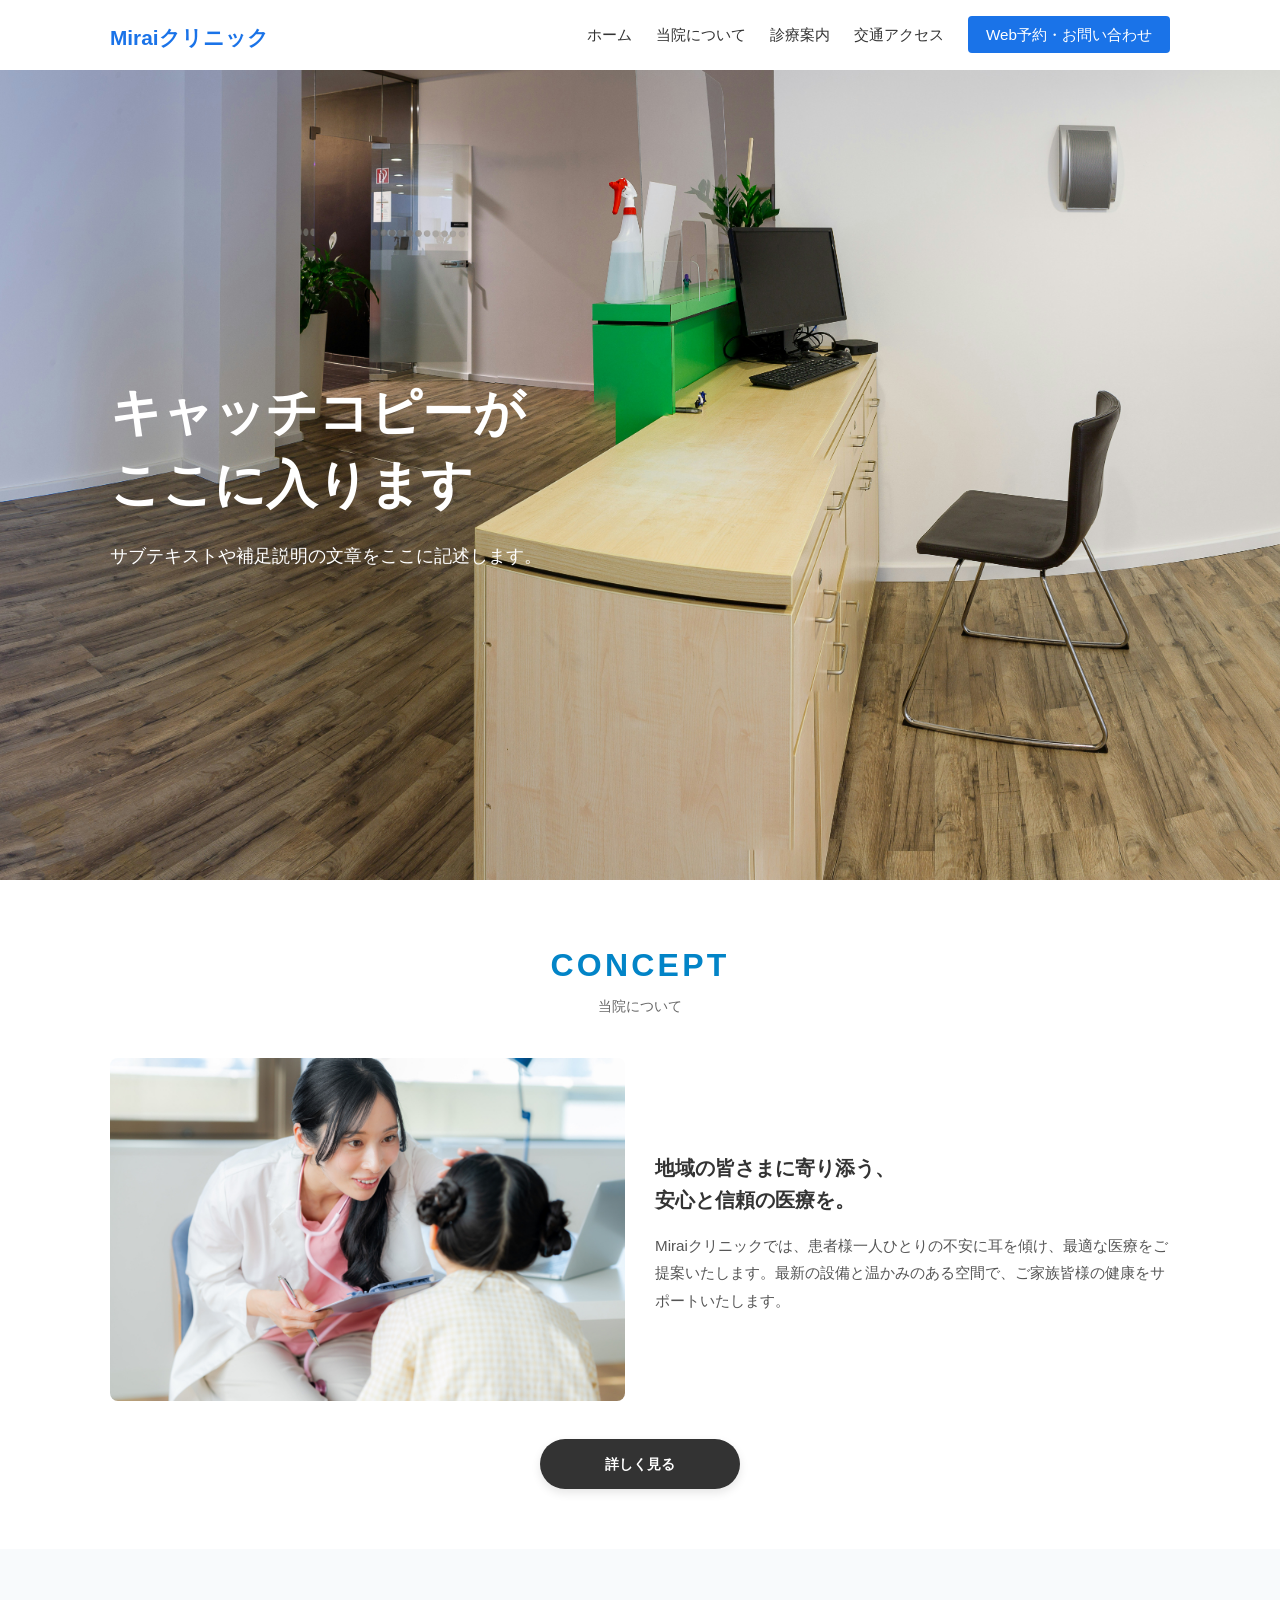
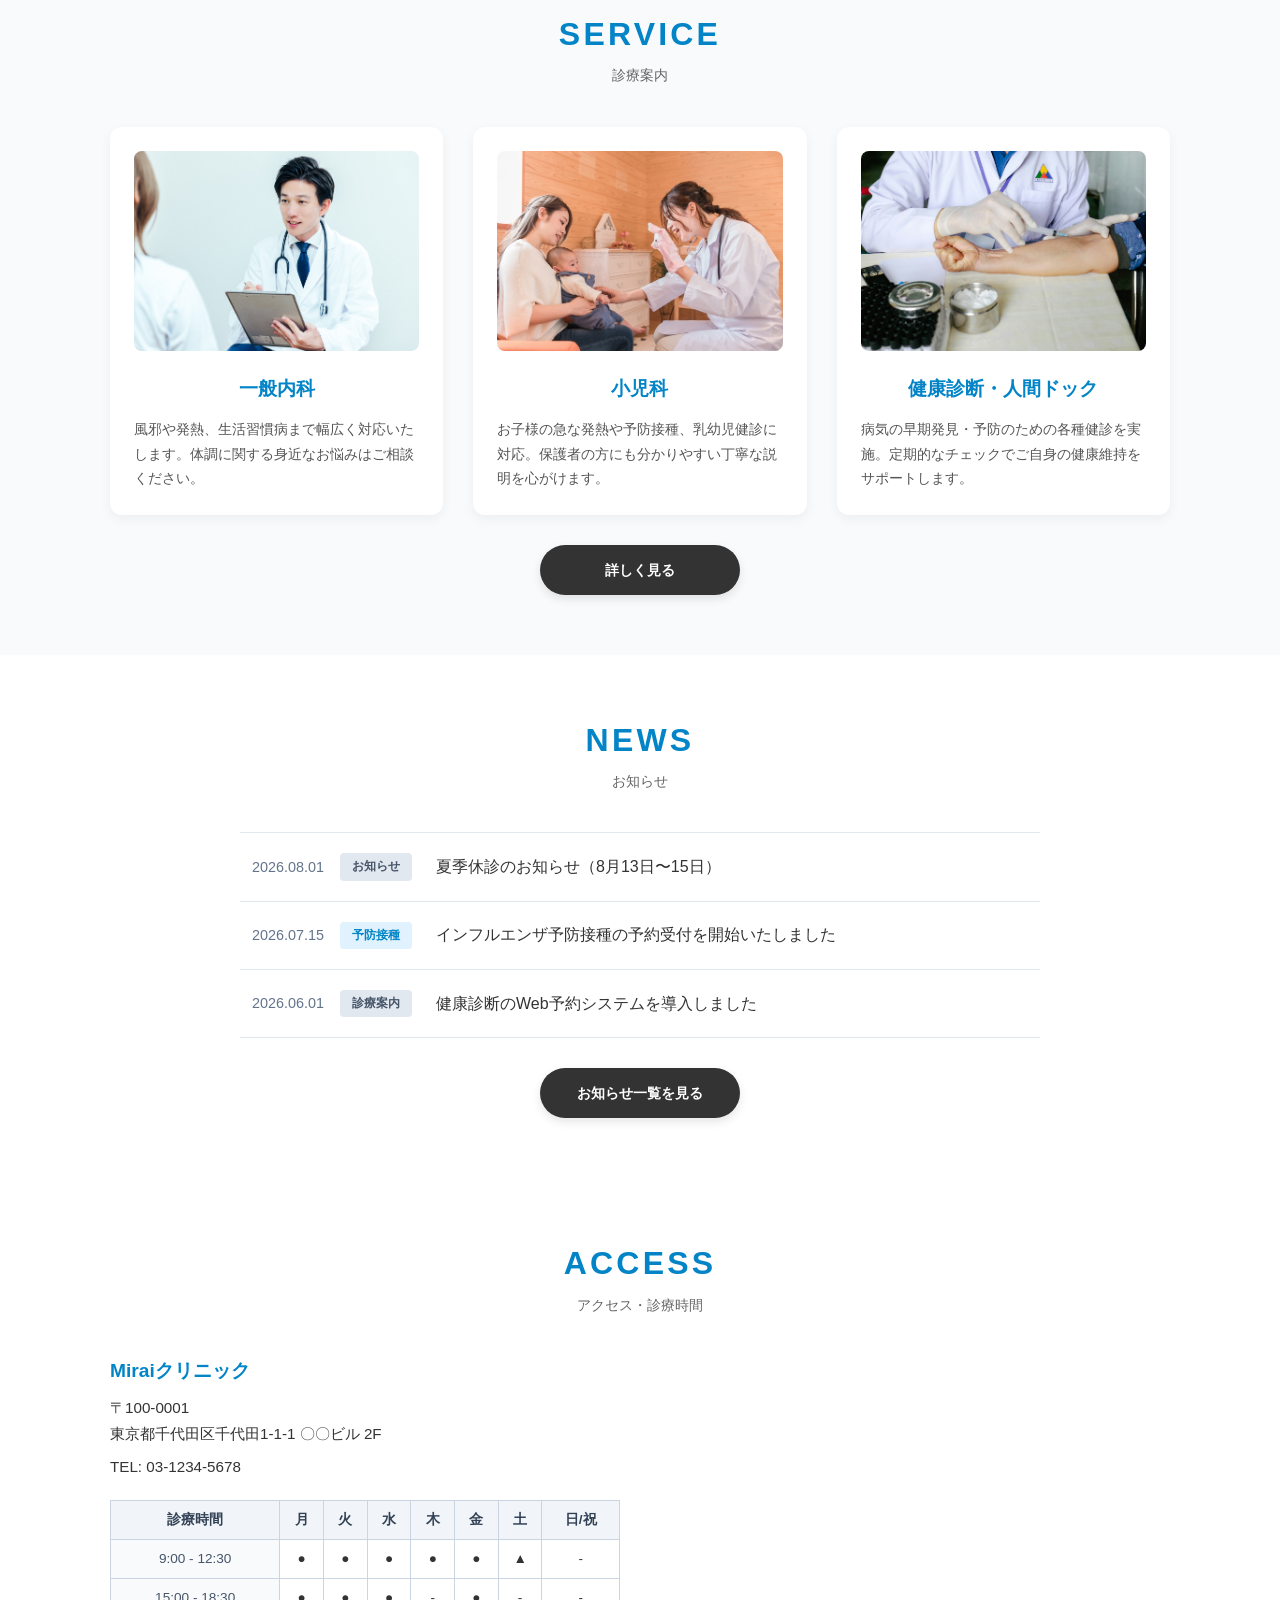
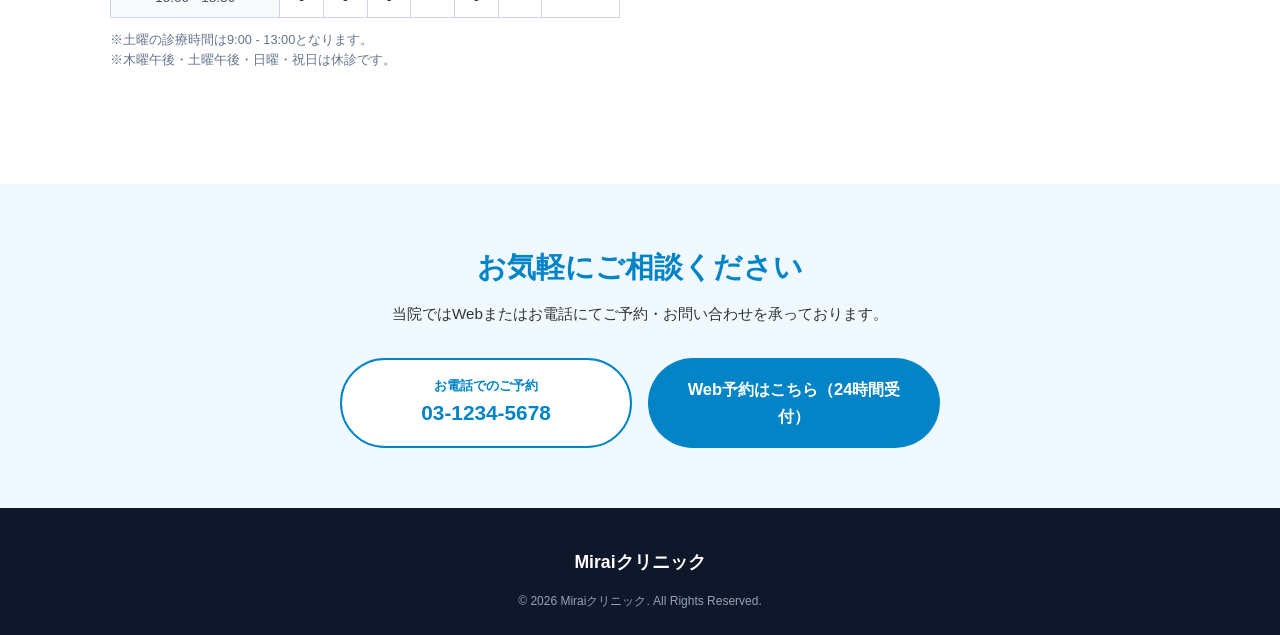
<file: index.html>
<!DOCTYPE html>
<html lang="ja">
<head>
    <meta charset="UTF-8">
    <meta name="viewport" content="width=device-width, initial-scale=1.0">
    <title>MiraiClinic</title>
    <link rel="stylesheet" href="css/style.css">
</head>
<body>
    
    <!-- =========================================
        ヘッダー
    ========================================== -->
    <header class="header">
        <div class="header__inner">
            <!-- ロゴ　-->
            <h1 class="header__logo">
                <a href="index.html">
                    Miraiクリニック
                </a>
            </h1>

            <!-- デスクトップ用ナビゲーション / スマホ用メニュー -->
            <nav class="header__nav js-nav">
                <ul class="header__list">
                    <li class="header__item">
                        <a href="index.html">
                            ホーム
                        </a>
                    </li>
                    <li class="header__item">
                        <a href="concept.html">
                            当院について
                        </a>
                    </li>
                    <li class="header__item">
                        <a href="service.html">
                            診療案内
                        </a>
                    </li>
                    <li class="header__item">
                        <a href="access.html">
                            交通アクセス
                        </a>
                    </li>
                    <li class="header__item header__item_cta">
                        <a href="contact.html">
                            Web予約・お問い合わせ
                        </a>
                    </li>
                </ul>
            </nav>

            <!-- スマホ用ハンバーガーボタン -->
            <button type="button" class="header__hamburger js-hamburger" aria-label="メニューを開く">
                <span></span>
                <span></span>
                <span></span>
            </button>
        </div>
    </header>

    <main>

        <!-- =========================================
            メインビジュアル
        ========================================== -->
        <section class="top-mv">
            <div class="top-mv__inner">
                <div class="top-mv__content">
                    <h1 class="top-mv__title">
                        キャッチコピーが<br>ここに入ります
                    </h1>
                    <p class="top-mv__text">
                        サブテキストや補足説明の文章をここに記述します。
                    </p>
                </div>
            </div>
        </section>

        <!-- =========================================
            コンセプト
        ========================================== -->
        <section class="top-concept section">
            <div class="top-concept__inner inner">
                <div class="title">
                    <h2 class="title__main">
                        CONCEPT
                    </h2>
                    <p class="title__sub"> 
                        当院について
                    </p>
                </div>

                <div class="top-concept__content">
                    <div class="top-concept__img">
                        <img src="img/concept-img.jpg" alt="診療を行う医師の様子">
                    </div>
                    <div class="top-concept__textbox">
                        <h3 class="top-concept__catch">
                            地域の皆さまに寄り添う、<br>安心と信頼の医療を。
                        </h3>
                        <p class="top-concept__text">
                            Miraiクリニックでは、患者様一人ひとりの不安に耳を傾け、最適な医療をご提案いたします。最新の設備と温かみのある空間で、ご家族皆様の健康をサポートいたします。
                        </p>
                    </div>
                </div>

                <div class="btn__wrapper">
                    <a href="concept.html" class="btn">
                        詳しく見る
                    </a>
                </div>
            </div>
        </section>

        <!-- =========================================
            診療案内
        ========================================== -->
        <section class="top-service section">
            <div class="top-service__inner inner">
                <div class="title">
                    <h2 class="title__main">
                        SERVICE
                    </h2>
                    <p class="title__sub">
                        診療案内
                    </p>
                </div>

                <ul class="top-service__list">
                    <li class="top-service__item">
                        <div class="top-service__img">
                            <img src="img/service-img01.jpg" alt="一般内科の診療イメージ">
                        </div>
                        <h3 class="top-service__title">
                            一般内科
                        </h3>
                        <p class="top-service__text">
                            風邪や発熱、生活習慣病まで幅広く対応いたします。体調に関する身近なお悩みはご相談ください。
                        </p>
                    </li>

                    <li class="top-service__item">
                        <div class="top-service__img">
                            <img src="img/service-img02.jpg" alt="小児科の診療イメージ">
                        </div>
                        <h3 class="top-service__title">
                            小児科
                        </h3>
                        <p class="top-service__text">
                            お子様の急な発熱や予防接種、乳幼児健診に対応。保護者の方にも分かりやすい丁寧な説明を心がけます。
                        </p>
                    </li>

                    <li class="top-service__item">
                        <div class="top-service__img">
                            <img src="img/service-img03.jpg" alt="健康診断のイメージ">
                        </div>
                        <h3 class="top-service__title">
                            健康診断・人間ドック
                        </h3>
                        <p class="top-service__text">
                            病気の早期発見・予防のための各種健診を実施。定期的なチェックでご自身の健康維持をサポートします。
                        </p>
                    </li>
                </ul>

                <div class="btn__wrapper">
                    <a href="service.html" class="btn">
                        詳しく見る
                    </a>
                </div>
            </div>
        </section>

        <!-- =========================================
            お知らせ
        ========================================== -->
        <section class="top-news section">
            <div class="top-news__inner inner">
                <div class="title">
                    <h2 class="title__main">
                        NEWS
                    </h2>
                    <p class="title__sub">
                        お知らせ
                    </p>
                </div>

                <ul class="top-news__list">
                    <li class="top-news__item">
                        <a href="#" class="top-news__link">
                            <div class="top-news__meta">
                                <time class="top-news__date" datetime="2026-08-01">
                                    2026.08.01
                                </time>
                                <span class="top-news__category">
                                    お知らせ
                                </span>
                            </div>
                            <p class="top-news__title">
                                夏季休診のお知らせ（8月13日〜15日）
                            </p>
                        </a>
                    </li>

                    <li class="top-news__item">
                        <a href="#" class="top-news__link">
                            <div class="top-news__meta">
                                <time class="top-news__date" datetime="2026-07-15">
                                    2026.07.15
                                </time>
                                <span class="top-news__category top-news__category_accent">
                                    予防接種
                                </span>
                            </div>
                            <p class="top-news__title">
                                インフルエンザ予防接種の予約受付を開始いたしました
                            </p>
                        </a>
                    </li>

                    <li class="top-news__item">
                        <a href="#" class="top-news__link">
                            <div class="top-news__meta">
                                <time class="top-news__date" datetime="2026-06-01">
                                    2026.06.01
                                </time>
                                <span class="top-news__category">
                                    診療案内
                                </span>
                            </div>
                            <p class="top-news__title">
                                健康診断のWeb予約システムを導入しました
                            </p>
                        </a>
                    </li>
                </ul>

                <div class="btn__wrapper">
                    <a href="news.html" class="btn">
                        お知らせ一覧を見る
                    </a>
                </div>
            </div>
        </section>

        <!-- =========================================
            アクセス・診療時間
        ========================================== -->
        <section class="top-access section">
            <div class="top-access__inner inner">
                <div class="title">
                    <h2 class="title__main">
                        ACCESS
                    </h2>
                    <p class="title__sub">
                        アクセス・診療時間
                    </p>
                </div>

                <div class="top-access__content">
                    <!-- 医院情報・診療時間表 -->
                    <div class="top-access__info">
                        <p class="top-access__name">
                            Miraiクリニック
                        </p>
                        <p class="top-access__address">
                            〒100-0001<br>東京都千代田区千代田1-1-1 〇〇ビル 2F
                        </p>
                        <p class="top-access__tel">
                            TEL: 03-1234-5678
                        </p>

                        <!-- 診療時間表 -->
                        <table class="top-access__table">
                            <thead>
                                <tr>
                                    <th>診療時間</th>
                                    <th>月</th>
                                    <th>火</th>
                                    <th>水</th>
                                    <th>木</th>
                                    <th>金</th>
                                    <th>土</th>
                                    <th>日/祝</th>
                                </tr>
                            </thead>
                            <tbody>
                                <tr>
                                    <th>9:00 - 12:30</th>
                                    <td>●</td>
                                    <td>●</td>
                                    <td>●</td>
                                    <td>●</td>
                                    <td>●</td>
                                    <td>▲</td>
                                    <td>-</td>
                                </tr>
                                <tr>
                                    <th>15:00 - 18:30</th>
                                    <td>●</td>
                                    <td>●</td>
                                    <td>●</td>
                                    <td>-</td>
                                    <td>●</td>
                                    <td>-</td>
                                    <td>-</td>
                                </tr>
                            </tbody>
                        </table>
                        <p class="top-access__note">
                            ※土曜の診療時間は9:00 - 13:00となります。<br>※木曜午後・土曜午後・日曜・祝日は休診です。
                        </p>
                    </div>

                    <!-- マップ表示エリア -->
                    <div class="top-access__map">
                        <iframe
                            src="https://www.google.com/maps/embed?pb=!1m18!1m12!1m3!1d3240.828030588691!2d139.75279937635667!3d35.68123617890666!2m3!1f0!2f0!3f0!3m2!1i1024!2i768!4f13.1!3m3!1m2!1s0x60188bfbd89f700b%3A0x277c49ba34ed38!2zM2NoX-OCsA!5e0!3m2!1sja!2sjp!4v1710000000000!5m2!1sja!2sjp"
                            width="600"
                            height="450"
                            style="border:0;"
                            allowfullscreen=""
                            loading="lazy"
                            referrerpolicy="no-referrer-when-downgrade">
                        </iframe>
                    </div>
                </div>
            </div>
        </section>

        <!-- =========================================
            お問い合わせ
        ========================================== -->
        <section class="cta section">
            <div class="cta__inner inner">
                <h2 class="cta__title">
                    お気軽にご相談ください
                </h2>
                <p class="cta__text">
                    当院ではWebまたはお電話にてご予約・お問い合わせを承っております。
                </p>
            
                <div class="cta__buttons">
                    <a href="tel:0312345678" class="cta__btn cta__btn_tel">
                        <span class="cta__btn_label">
                            お電話でのご予約
                        </span>
                        <span class="cta__btn_num">
                            03-1234-5678
                        </span>
                    </a>
                    <a href="#" class="cta__btn cta__btn_web">
                        Web予約はこちら（24時間受付）
                    </a>
                </div>
            </div>
        </section>

    </main>

    <!-- =========================================
        フッター
    ========================================== -->
    <footer class="footer">
        <div class="footer__inner inner">
            <p class="footer__logo">
                Miraiクリニック
            </p>
            <p class="footer__copyright">
                &copy; 2026 Miraiクリニック. All Rights Reserved.
            </p>
        </div>
    </footer>

    <script src="js/main.js"></script>

</body>
</html>
</file>
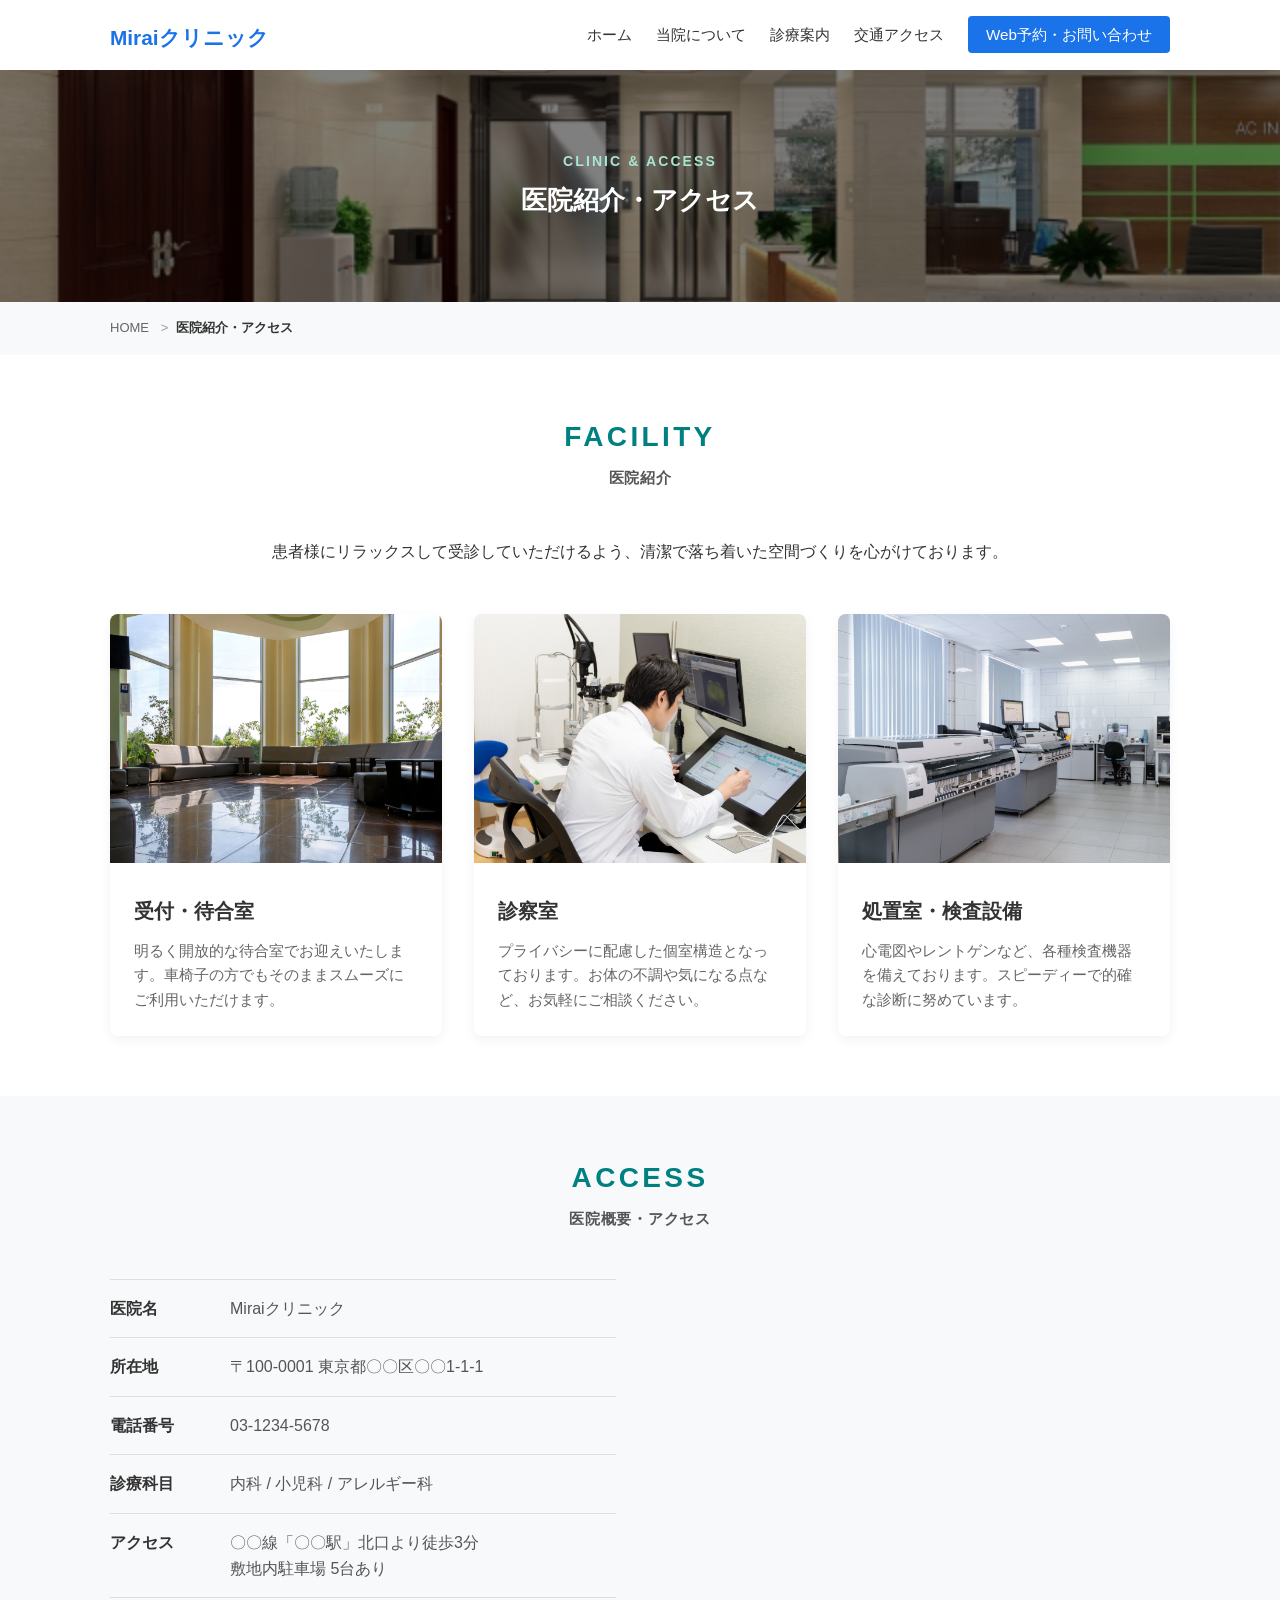
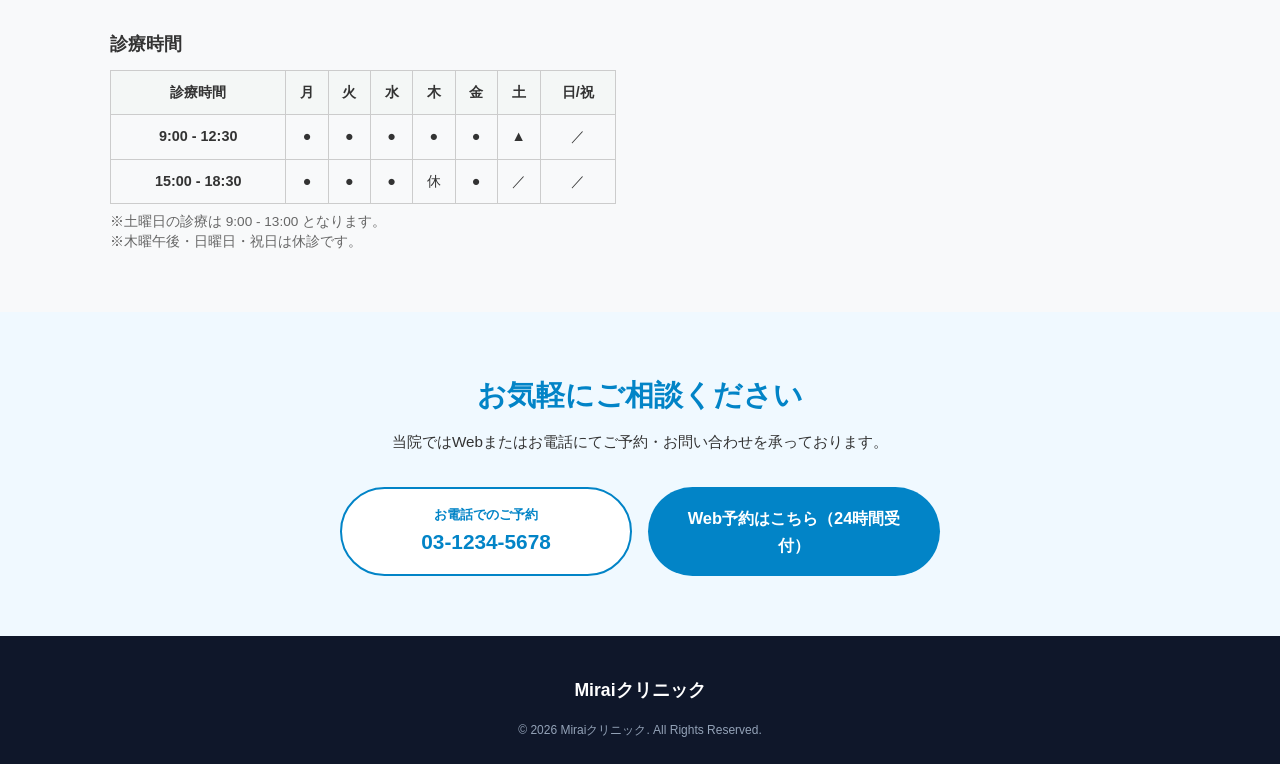
<file: access.html>
<!DOCTYPE html>
<html lang="ja">
<head>
    <meta charset="UTF-8">
    <meta name="viewport" content="width=device-width, initial-scale=1.0">
    <title>医院紹介・アクセス | Mirai Clinic</title>
    <link rel="stylesheet" href="css/style.css">
</head>
<body>
    
    <!-- =========================================
        ヘッダー
    ========================================== -->
    <header class="header">
        <div class="header__inner">
            <!-- ロゴ　-->
            <h1 class="header__logo">
                <a href="index.html">
                    Miraiクリニック
                </a>
            </h1>

            <!-- デスクトップ用ナビゲーション / スマホ用メニュー -->
            <nav class="header__nav js-nav">
                <ul class="header__list">
                    <li class="header__item">
                        <a href="index.html">
                            ホーム
                        </a>
                    </li>
                    <li class="header__item">
                        <a href="concept.html">
                            当院について
                        </a>
                    </li>
                    <li class="header__item">
                        <a href="service.html">
                            診療案内
                        </a>
                    </li>
                    <li class="header__item">
                        <a href="access.html">
                            交通アクセス
                        </a>
                    </li>
                    <li class="header__item header__item_cta">
                        <a href="contact.html">
                            Web予約・お問い合わせ
                        </a>
                    </li>
                </ul>
            </nav>

            <!-- スマホ用ハンバーガーボタン -->
            <button type="button" class="header__hamburger js-hamburger" aria-label="メニューを開く">
                <span></span>
                <span></span>
                <span></span>
            </button>
        </div>
    </header>

    <main>

        <!-- =========================================
            メインビジュアル
        ========================================== -->
        <section class="page-mv access-mv">
            <div class="inner">
                <h1 class="page-mv__title">
                    <span class="en">
                        CLINIC & ACCESS
                    </span>
                    <span class="ja">
                        医院紹介・アクセス
                    </span>
                </h1>
            </div>
        </section>

        <!-- =========================================
            パンくずリスト
        ========================================== -->
        <nav class="page-breadcrumb" aria-label="パンくずリスト">
            <div class="inner">
                <ol class="page-breadcrumb__list">
                    <li class="page-breadcrumb__item">
                        <a href="index.html">
                            HOME
                        </a>
                    </li>
                    <li class="page-breadcrumb__item" aria-current="page">
                        医院紹介・アクセス
                    </li>
                </ol>
            </div>
        </nav>

        <!-- =========================================
            院内紹介
        ========================================== -->
        <section class="access-facility section">
            <div class="inner">
                <div class="page-head">
                    <h2 class="page-title">
                        <span class="page-title__en">
                            FACILITY
                        </span>
                        <span class="page-title__ja">
                            医院紹介
                        </span>
                    </h2>
                </div>
                <p class="access-facility__text">
                    患者様にリラックスして受診していただけるよう、清潔で落ち着いた空間づくりを心がけております。
                </p>

                <div class="access-facility__list">
                    <!-- カード1：受付・待合室 -->
                    <div class="access-facility__item">
                        <div class="access-facility__img">
                            <img src="img/facility-01.jpg" alt="受付・待合室">
                        </div>
                        <div class="access-facility__body">
                            <h3 class="access-facility__title">
                                受付・待合室
                            </h3>
                            <p class="access-facility__desc">
                                明るく開放的な待合室でお迎えいたします。車椅子の方でもそのままスムーズにご利用いただけます。
                            </p>
                        </div>
                    </div>

                    <!-- カード2：診察室 -->
                    <div class="access-facility__item">
                        <div class="access-facility__img">
                            <img src="img/facility-02.jpg" alt="診察室">
                        </div>
                        <div class="access-facility__body">
                            <h3 class="access-facility__title">
                                診察室
                            </h3>
                            <p class="access-facility__desc">
                                プライバシーに配慮した個室構造となっております。お体の不調や気になる点など、お気軽にご相談ください。
                            </p>
                        </div>
                    </div>

                    <!-- カード3：処置室・検査設備 -->
                    <div class="access-facility__item">
                        <div class="access-facility__img">
                            <img src="img/facility-03.jpg" alt="処置室・検査設備">
                        </div>
                        <div class="access-facility__body">
                            <h3 class="access-facility__title">
                                処置室・検査設備
                            </h3>
                            <p class="access-facility__desc">
                                心電図やレントゲンなど、各種検査機器を備えております。スピーディーで的確な診断に努めています。
                            </p>
                        </div>
                    </div>
                </div>
            </div>
        </section>


        <!-- =========================================
            医院概要・アクセスセクション
        ========================================== -->
        <section class="access-info section">
            <div class="inner">
                <div class="page-head">
                    <h2 class="page-title">
                        <span class="page-title__en">
                            ACCESS
                        </span>
                        <span class="page-title__ja">
                            医院概要・アクセス
                        </span>
                    </h2>
                </div>

                <div class="access-info__content">
                    <!-- 概要情報（店舗情報・診療時間表） -->
                    <div class="access-info__detail">
                        <dl class="access-info__table">
                            <div class="access-info__row">
                                <dt>
                                    医院名
                                </dt>
                                <dd>
                                    Miraiクリニック
                                </dd>
                            </div>
                            <div class="access-info__row">
                                <dt>
                                    所在地
                                </dt>
                                <dd>
                                    〒100-0001 東京都〇〇区〇〇1-1-1
                                </dd>
                            </div>
                            <div class="access-info__row">
                                <dt>
                                    電話番号
                                </dt>
                                <dd>
                                    <a href="tel:0312345678">
                                        03-1234-5678
                                    </a>
                                </dd>
                            </div>
                            <div class="access-info__row">
                                <dt>
                                    診療科目
                                </dt>
                                <dd>
                                    内科 / 小児科 / アレルギー科
                                </dd>
                            </div>
                            <div class="access-info__row">
                                <dt>
                                    アクセス
                                </dt>
                                <dd>
                                    〇〇線「〇〇駅」北口より徒歩3分<br>敷地内駐車場 5台あり
                                </dd>
                            </div>
                        </dl>

                        <!-- 診療時間表 -->
                        <div class="access-info__time">
                            <h3 class="access-info__time_subtitle">
                                診療時間
                            </h3>
                            <table class="access-info__time_table">
                                <thead>
                                    <tr>
                                        <th>診療時間</th>
                                        <th>月</th>
                                        <th>火</th>
                                        <th>水</th>
                                        <th>木</th>
                                        <th>金</th>
                                        <th>土</th>
                                        <th>日/祝</th>
                                    </tr>
                                </thead>
                                <tbody>
                                    <tr>
                                        <th>9:00 - 12:30</th>
                                        <td>●</td>
                                        <td>●</td>
                                        <td>●</td>
                                        <td>●</td>
                                        <td>●</td>
                                        <td>▲</td>
                                        <td>／</td>
                                    </tr>
                                    <tr>
                                        <th>15:00 - 18:30</th>
                                        <td>●</td>
                                        <td>●</td>
                                        <td>●</td>
                                        <td>休</td>
                                        <td>●</td>
                                        <td>／</td>
                                        <td>／</td>
                                    </tr>
                                </tbody>
                            </table>
                            <p class="access-info__note">
                                ※土曜日の診療は 9:00 - 13:00 となります。<br>※木曜午後・日曜日・祝日は休診です。
                            </p>
                        </div>
                    </div>

                    <!-- Googleマップ埋め込みエリア -->
                    <div class="access-info__map">
                        <iframe
                            src="https://www.google.com/maps/embed?pb=!1m18!1m12!1m3!1d3240.82801027151!2d139.7671248!3d35.6812362!2m3!1f0!2f0!3f0!3m2!1i1024!2i768!4f13.1!3m3!1m2!1s0x60188bfbd89f700b%3A0x277c49ba34ed38!2zVG9reW8gU3RhdGlvbg!5e0!3m2!1sen!2sjp!4v1620000000000!5m2!1sen!2sjp"
                            width="600"
                            height="450"
                            style="border:0;"
                            allowfullscreen=""
                            loading="lazy">
                        </iframe>
                    </div>
                </div>
            </div>
        </section>

        <!-- =========================================
            お問い合わせ
        ========================================== -->
        <section class="cta section">
            <div class="cta__inner inner">
                <h2 class="cta__title">
                    お気軽にご相談ください
                </h2>
                <p class="cta__text">
                    当院ではWebまたはお電話にてご予約・お問い合わせを承っております。
                </p>
            
                <div class="cta__buttons">
                    <a href="tel:0312345678" class="cta__btn cta__btn_tel">
                        <span class="cta__btn_label">
                            お電話でのご予約
                        </span>
                        <span class="cta__btn_num">
                            03-1234-5678
                        </span>
                    </a>
                    <a href="#" class="cta__btn cta__btn_web">
                        Web予約はこちら（24時間受付）
                    </a>
                </div>
            </div>
        </section>

    </main>

    <!-- =========================================
        フッター
    ========================================== -->
    <footer class="footer">
        <div class="footer__inner inner">
            <p class="footer__logo">
                Miraiクリニック
            </p>
            <p class="footer__copyright">
                &copy; 2026 Miraiクリニック. All Rights Reserved.
            </p>
        </div>
    </footer>

    <script src="js/main.js"></script>

</body>
</html>
</file>
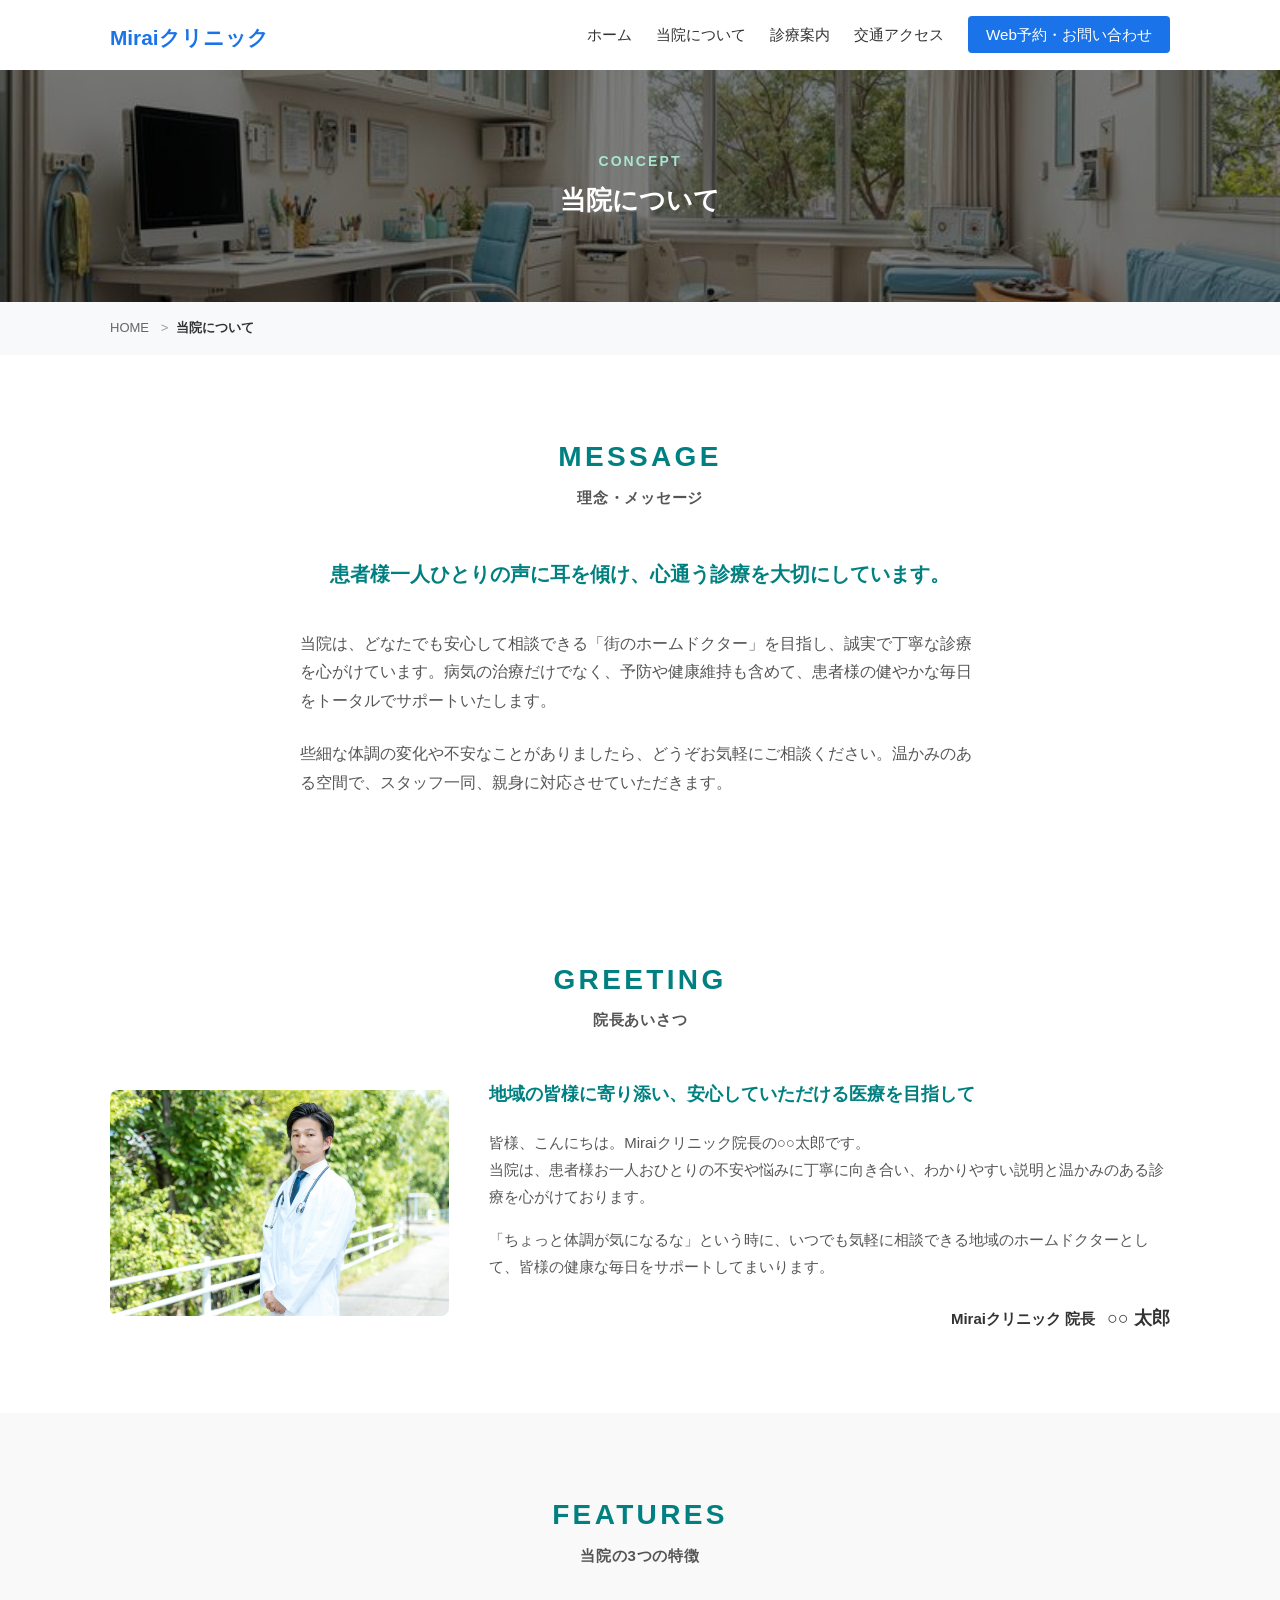
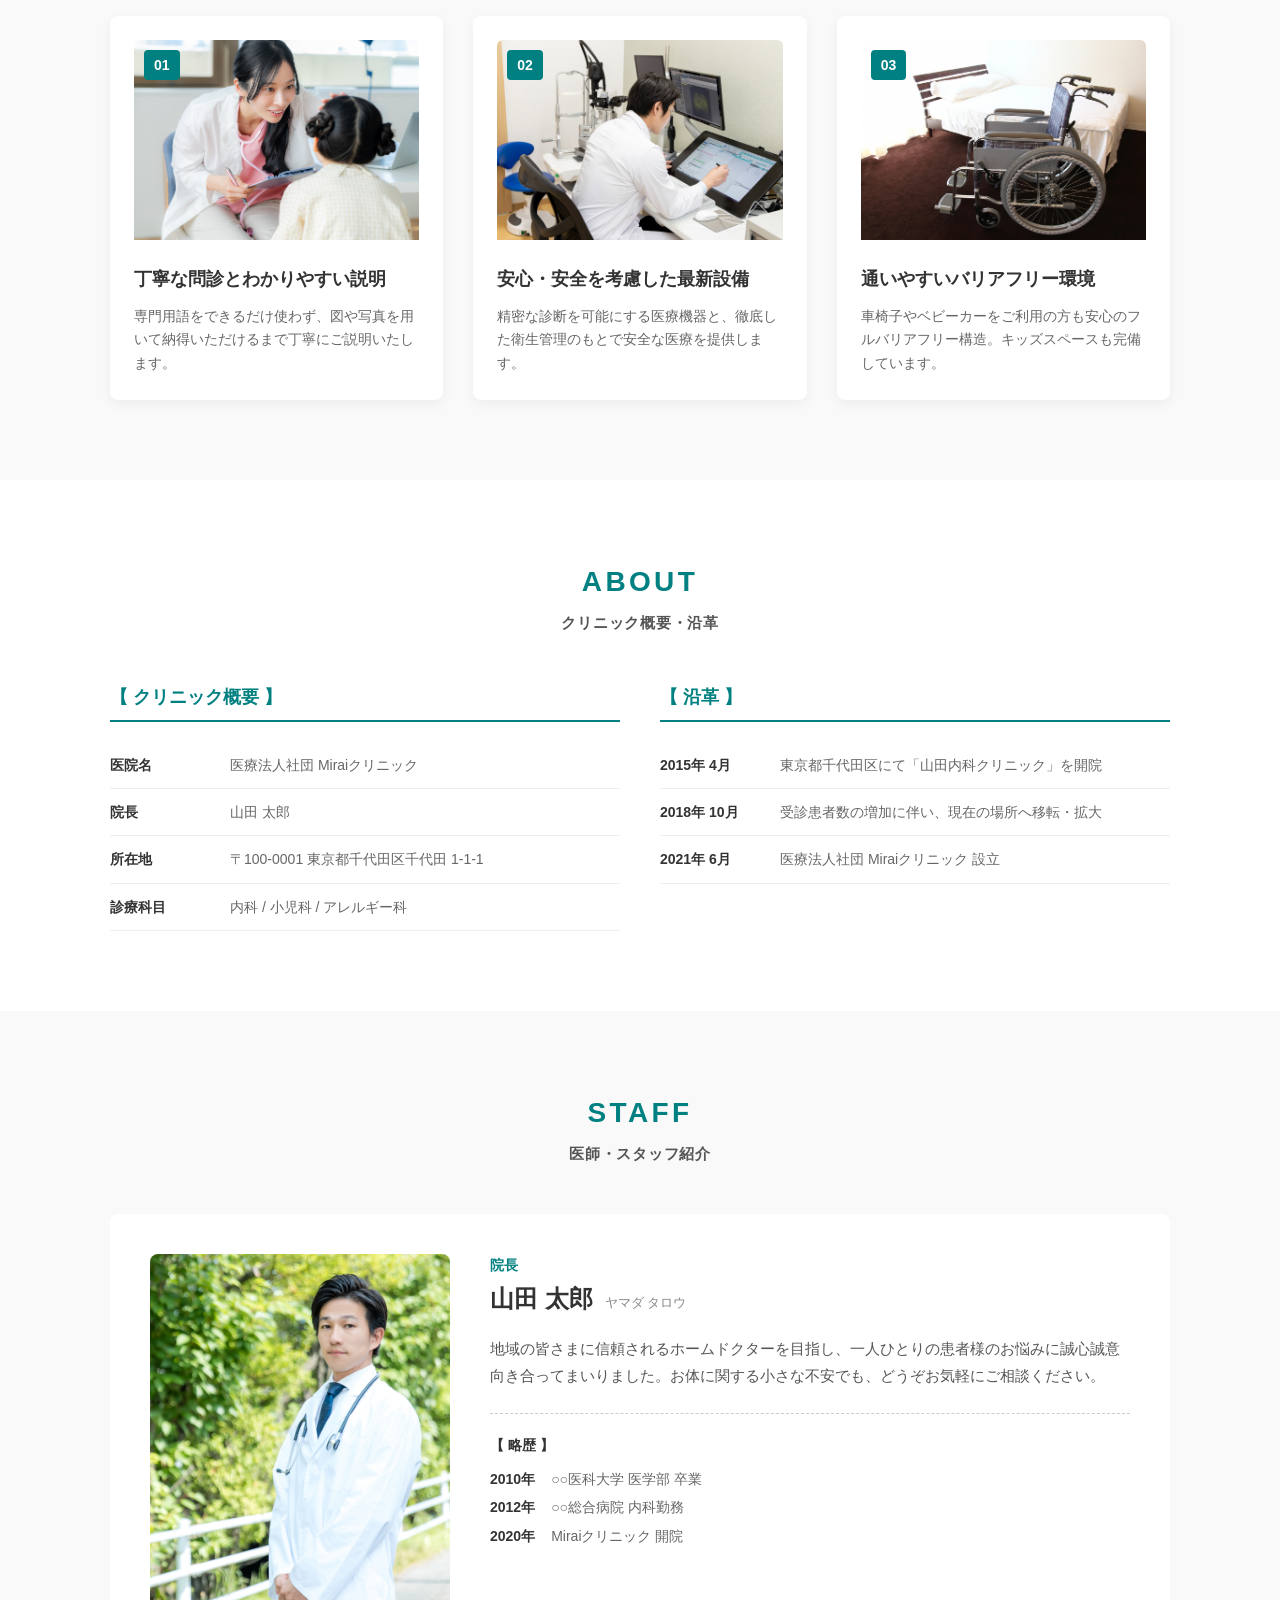
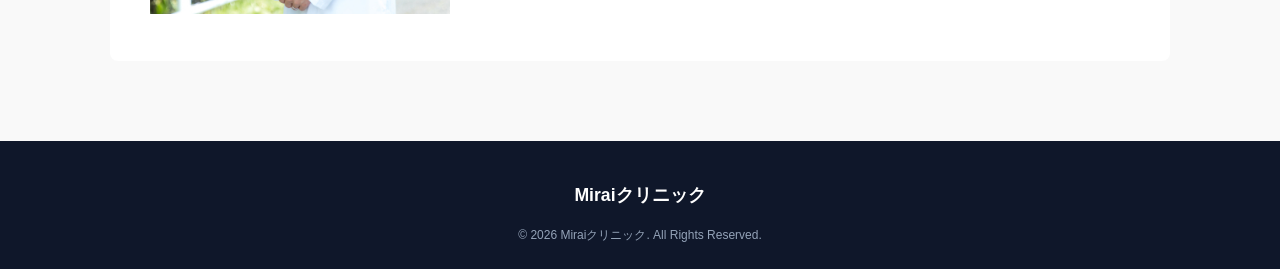
<file: concept.html>
<!DOCTYPE html>
<html lang="ja">
<head>
    <meta charset="UTF-8">
    <meta name="viewport" content="width=device-width, initial-scale=1.0">
    <title>当院について | Mirai Clinic</title>
    <link rel="stylesheet" href="css/style.css">
</head>
<body>
    
    <!-- =========================================
        ヘッダー
    ========================================== -->
    <header class="header">
        <div class="header__inner">
            <!-- ロゴ　-->
            <h1 class="header__logo">
                <a href="index.html">
                    Miraiクリニック
                </a>
            </h1>

            <!-- デスクトップ用ナビゲーション / スマホ用メニュー -->
            <nav class="header__nav js-nav">
                <ul class="header__list">
                    <li class="header__item">
                        <a href="index.html">
                            ホーム
                        </a>
                    </li>
                    <li class="header__item">
                        <a href="concept.html">
                            当院について
                        </a>
                    </li>
                    <li class="header__item">
                        <a href="service.html">
                            診療案内
                        </a>
                    </li>
                    <li class="header__item">
                        <a href="access.html">
                            交通アクセス
                        </a>
                    </li>
                    <li class="header__item header__item_cta">
                        <a href="contact.html">
                            Web予約・お問い合わせ
                        </a>
                    </li>
                </ul>
            </nav>

            <!-- スマホ用ハンバーガーボタン -->
            <button type="button" class="header__hamburger js-hamburger" aria-label="メニューを開く">
                <span></span>
                <span></span>
                <span></span>
            </button>
        </div>
    </header>

    <main>

        <!-- =========================================
            メインビジュアル
        ========================================== -->
        <section class="concept-mv page-mv">
            <div class="inner">
                <h1 class="page-mv__title">
                    <span class="en">
                        CONCEPT
                    </span>
                    <span class="ja">
                        当院について
                    </span>
                </h1>
            </div>
        </section>

        <!-- =========================================
            パンくずリスト
        ========================================== -->
        <nav class="page-breadcrumb" aria-label="パンくずリスト">
            <div class="inner">
                <ol class="page-breadcrumb__list">
                    <li class="page-breadcrumb__item">
                        <a href="index.html">
                            HOME
                        </a>
                    </li>
                    <li class="page-breadcrumb__item" aria-current="page">
                        当院について
                    </li>
                </ol>
            </div>
        </nav>

        <!-- =========================================
            理念・メッセージセクション
        ========================================== -->
        <section class="concept-message">
            <div class="inner">

                <!-- 見出しエリア -->
                <div class="page-head">
                    <h2 class="page-title">
                        <span class="page-title__en">
                            MESSAGE
                        </span>
                        <span class="page-title__ja">
                            理念・メッセージ
                        </span>
                    </h2>
                </div>

                <!-- キャッチコピー -->
                <p class="concept-message__catch">
                    患者様一人ひとりの声に耳を傾け、心通う診療を大切にしています。
                </p>

                <!-- 本文エリア -->
                <div class="concept-message__body">
                    <p class="concept-message__text">
                        当院は、どなたでも安心して相談できる「街のホームドクター」を目指し、誠実で丁寧な診療を心がけています。病気の治療だけでなく、予防や健康維持も含めて、患者様の健やかな毎日をトータルでサポートいたします。
                    </p>
                    <p class="concept-message__text">
                        些細な体調の変化や不安なことがありましたら、どうぞお気軽にご相談ください。温かみのある空間で、スタッフ一同、親身に対応させていただきます。
                    </p>
                </div>

            </div>
        </section>

        <!-- =========================================
            挨拶セクション
        ========================================== -->
        <section class="concept-greeting">
            <div class="inner">

                <!-- concept-message の見出しエリア -->
                <div class="page-head">
                    <h2 class="page-title">
                        <span class="page-title__en">
                            GREETING
                        </span>
                        <span class="page-title__ja">
                            院長あいさつ
                        </span>
                    </h2>
                </div>
                
                <div class="concept-greeting__wrapper">
                
                    <!-- 院長写真エリア -->
                    <div class="concept-greeting__imgbox">
                        <img src="img/docter.jpg" alt="院長 ○○ 太郎" class="concept-greeting__img">
                    </div>

                    <!-- メッセージテキストエリア -->
                    <div class="concept-greeting__content">
                        <p class="concept-greeting__catch">
                            地域の皆様に寄り添い、安心していただける医療を目指して
                        </p>
                        <p class="concept-greeting__text">
                            皆様、こんにちは。Miraiクリニック院長の○○太郎です。<br>
                            当院は、患者様お一人おひとりの不安や悩みに丁寧に向き合い、わかりやすい説明と温かみのある診療を心がけております。
                        </p>
                        <p class="concept-greeting__text">
                            「ちょっと体調が気になるな」という時に、いつでも気軽に相談できる地域のホームドクターとして、皆様の健康な毎日をサポートしてまいります。
                        </p>
                    
                        <!-- 署名 -->
                        <p class="concept-greeting__name">
                            Miraiクリニック 院長 <span>○○ 太郎</span>
                        </p>
                    </div>

                </div>
            </div>
        </section>

        <!-- =========================================
            特徴セクション
        ========================================== -->
        <section class="concept-features">
            <div class="inner">

                <!-- 共通見出し -->
                <div class="concept-features__head">
                    <h2 class="page-title">
                        <span class="page-title__en">
                            FEATURES
                        </span>
                        <span class="page-title__ja">
                            当院の3つの特徴
                        </span>
                    </h2>
                </div>

                <!-- 特徴リスト -->
                <div class="concept-features__list">

                    <!-- 特徴01 -->
                    <div class="concept-features__item">
                        <div class="concept-features__img_wrapper">
                            <span class="concept-features__number">
                                01
                            </span>
                            <img src="img/feature01.jpg" alt="丁寧な問診" class="concept-features__img">
                        </div>
                        <h3 class="concept-features__item_title">
                            丁寧な問診とわかりやすい説明
                        </h3>
                        <p class="concept-features__text">
                            専門用語をできるだけ使わず、図や写真を用いて納得いただけるまで丁寧にご説明いたします。
                        </p>
                    </div>

                    <!-- 特徴02 -->
                    <div class="concept-features__item">
                        <div class="concept-features__img_wrapper">
                            <span class="concept-features__number">
                                02
                            </span>
                            <img src="img/feature02.jpg" alt="最新設備" class="concept-features__img">
                        </div>
                        <h3 class="concept-features__item_title">
                            安心・安全を考慮した最新設備
                        </h3>
                        <p class="concept-features__text">
                            精密な診断を可能にする医療機器と、徹底した衛生管理のもとで安全な医療を提供します。
                        </p>
                    </div>

                    <!-- 特徴03 -->
                    <div class="concept-features__item">
                        <div class="concept-features__img_wrapper">
                            <span class="concept-features__number">
                                03
                            </span>
                            <img src="img/feature03.jpg" alt="キッズスペース" class="concept-features__img">
                        </div>
                        <h3 class="concept-features__item_title">
                            通いやすいバリアフリー環境
                        </h3>
                        <p class="concept-features__text">
                            車椅子やベビーカーをご利用の方も安心のフルバリアフリー構造。キッズスペースも完備しています。
                        </p>
                    </div>

                </div>

            </div>
        </section>

        <!-- =========================================
            クリニック概要・沿革セクション
        ========================================== -->
        <section class="concept-about">
            <div class="inner">

                <!-- 共通見出し -->
                <div class="concept-about__head">
                    <h2 class="page-title">
                        <span class="page-title__en">
                            ABOUT
                        </span>
                        <span class="page-title__ja">
                            クリニック概要・沿革
                        </span>
                    </h2>
                </div>

                <div class="concept-about__content">
                    <!-- 概要リスト -->
                    <div class="concept-about__block">
                        <h3 class="concept-about__sub_title">
                            【 クリニック概要 】
                        </h3>
                        <dl class="concept-about__list">
                            <div class="concept-about__item">
                                <dt>
                                    医院名
                                </dt>
                                <dd>
                                    医療法人社団 Miraiクリニック
                                </dd>
                            </div>
                            <div class="concept-about__item">
                                <dt>
                                    院長
                                </dt>
                                <dd>
                                    山田 太郎
                                </dd>
                            </div>
                            <div class="concept-about__item">
                                <dt>
                                    所在地
                                </dt>
                                <dd>
                                    〒100-0001 東京都千代田区千代田 1-1-1
                                </dd>
                            </div>
                            <div class="concept-about__item">
                                <dt>
                                    診療科目
                                </dt>
                                <dd>
                                    内科 / 小児科 / アレルギー科
                                </dd>
                            </div>
                        </dl>
                    </div>

                    <!-- 沿革リスト -->
                    <div class="concept-about__block">
                        <h3 class="concept-about__sub_title">
                            【 沿革 】
                        </h3>
                        <dl class="concept-about__list">
                            <div class="concept-about__item">
                                <dt>
                                    2015年 4月
                                </dt>
                                <dd>
                                    東京都千代田区にて「山田内科クリニック」を開院
                                </dd>
                            </div>
                            <div class="concept-about__item">
                                <dt>
                                    2018年 10月
                                </dt>
                                <dd>
                                    受診患者数の増加に伴い、現在の場所へ移転・拡大
                                </dd>
                            </div>
                            <div class="concept-about__item">
                                <dt>
                                    2021年 6月
                                </dt>
                                <dd>
                                    医療法人社団 Miraiクリニック 設立
                                </dd>
                            </div>
                        </dl>
                    </div>
                </div>

            </div>
        </section>

        <!-- =========================================
            スタッフ紹介セクション
        ========================================== -->
        <section class="concept-staff">
            <div class="inner">

                <!-- 共通見出し -->
                <div class="concept-staff__head">
                    <h2 class="page-title">
                        <span class="page-title__en">
                            STAFF
                        </span>
                        <span class="page-title__ja">
                            医師・スタッフ紹介
                        </span>
                    </h2>
                </div>

                <!-- 院長紹介カード -->
                <div class="concept-staff__box">
                    <div class="concept-staff__img_wrapper">
                        <img src="img/docter.jpg" alt="院長 山田太郎" class="concept-staff__img">
                    </div>
                    <div class="concept-staff__body">
                        <p class="concept-staff__post">
                            院長
                        </p>
                        <h3 class="concept-staff__name">
                            山田 太郎
                            <span class="concept-staff__ruby">
                                ヤマダ タロウ
                            </span>
                        </h3>
                        <p class="concept-staff__message">
                            地域の皆さまに信頼されるホームドクターを目指し、一人ひとりの患者様のお悩みに誠心誠意向き合ってまいりました。お体に関する小さな不安でも、どうぞお気軽にご相談ください。
                        </p>
                    
                        <!-- 略歴リスト -->
                        <div class="concept-staff__history">
                            <h4 class="concept-staff__history_title">
                                【 略歴 】
                            </h4>
                            <dl class="concept-staff__history_list">
                                <div class="concept-staff__history_item">
                                    <dt>
                                        2010年
                                    </dt>
                                    <dd>
                                        ○○医科大学 医学部 卒業
                                    </dd>
                                </div>
                                <div class="concept-staff__history_item">
                                    <dt>
                                        2012年
                                    </dt>
                                    <dd>
                                        ○○総合病院 内科勤務
                                    </dd>
                                </div>
                                <div class="concept-staff__history_item">
                                    <dt>
                                        2020年
                                    </dt>
                                    <dd>
                                        Miraiクリニック 開院
                                    </dd>
                                </div>
                            </dl>
                        </div>
                    </div>
                </div>
            </div>
        </section>
        
    </main>

    <!-- =========================================
        フッター
    ========================================== -->
    <footer class="footer">
        <div class="footer__inner inner">
            <p class="footer__logo">
                Miraiクリニック
            </p>
            <p class="footer__copyright">
                &copy; 2026 Miraiクリニック. All Rights Reserved.
            </p>
        </div>
    </footer>

    <script src="js/main.js"></script>

</body>
</html>
</file>
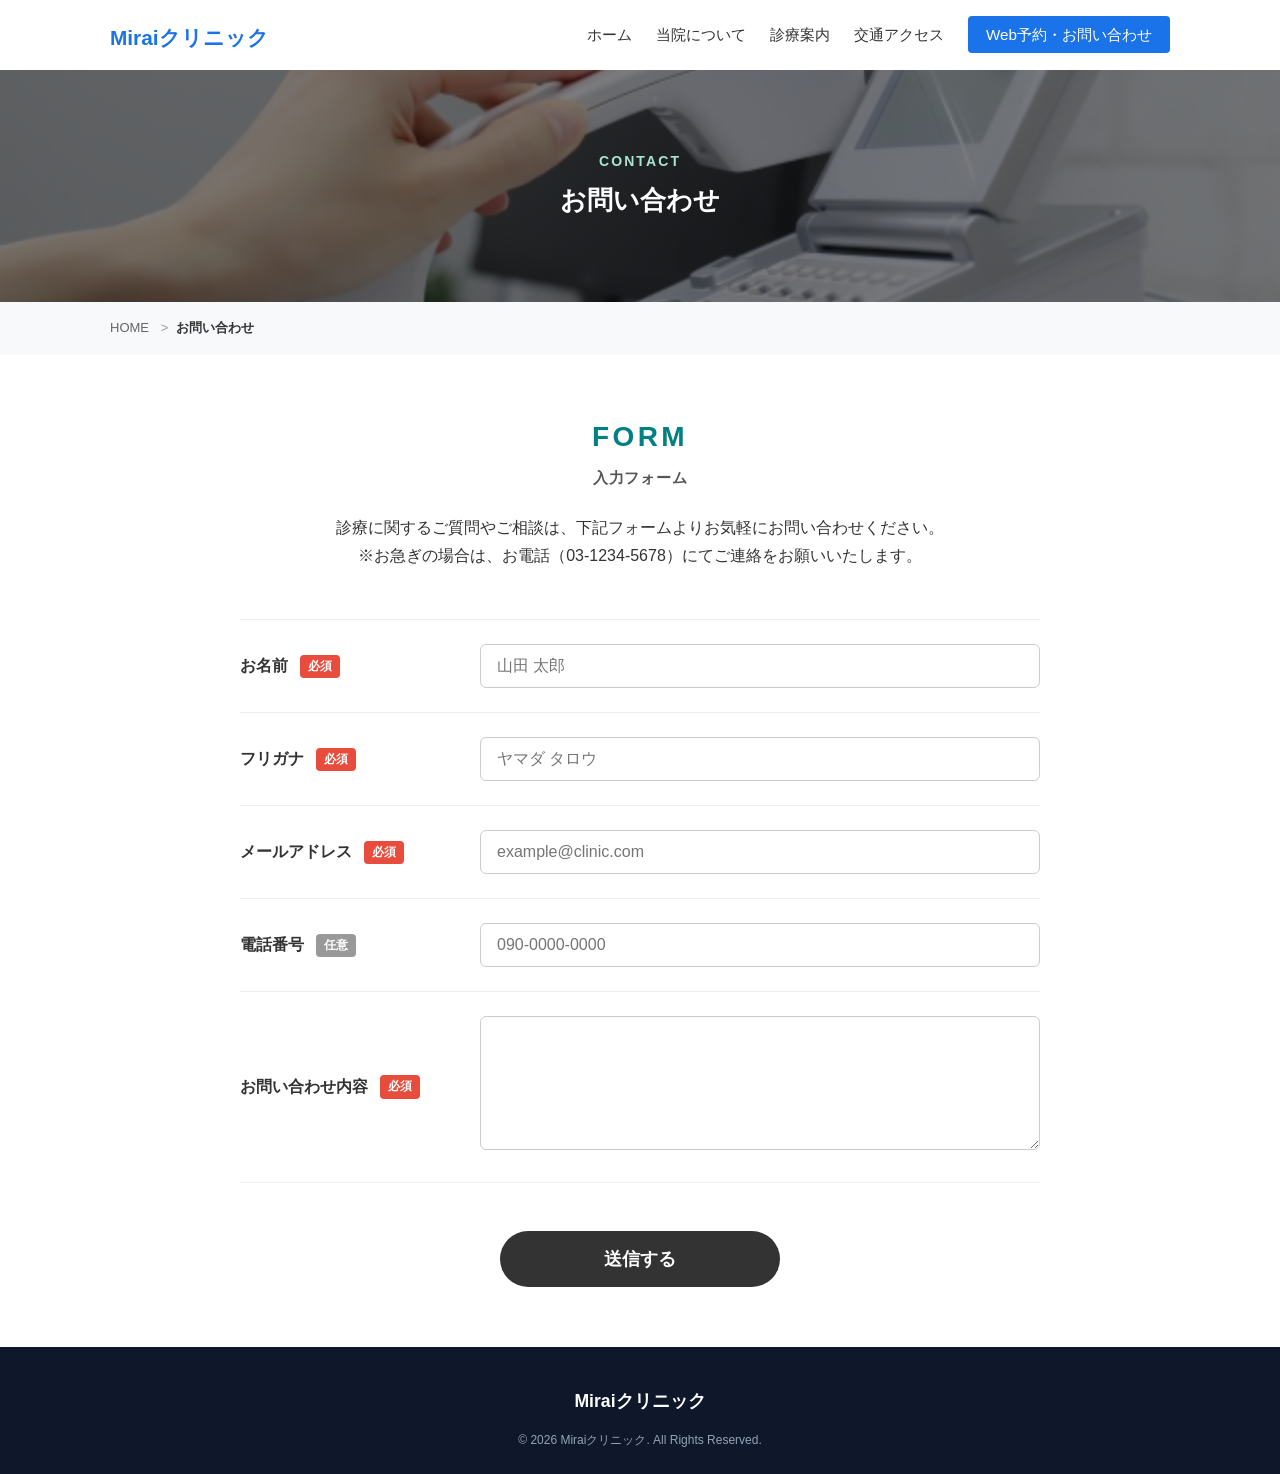
<file: contact.html>
<!DOCTYPE html>
<html lang="ja">
<head>
    <meta charset="UTF-8">
    <meta name="viewport" content="width=device-width, initial-scale=1.0">
    <title>お問い合わせ | Mirai Clinic</title>
    <link rel="stylesheet" href="css/style.css">
</head>
<body>
    
    <!-- =========================================
        ヘッダー
    ========================================== -->
    <header class="header">
        <div class="header__inner">
            <!-- ロゴ　-->
            <h1 class="header__logo">
                <a href="index.html">
                    Miraiクリニック
                </a>
            </h1>

            <!-- デスクトップ用ナビゲーション / スマホ用メニュー -->
            <nav class="header__nav js-nav">
                <ul class="header__list">
                    <li class="header__item">
                        <a href="index.html">
                            ホーム
                        </a>
                    </li>
                    <li class="header__item">
                        <a href="concept.html">
                            当院について
                        </a>
                    </li>
                    <li class="header__item">
                        <a href="service.html">
                            診療案内
                        </a>
                    </li>
                    <li class="header__item">
                        <a href="access.html">
                            交通アクセス
                        </a>
                    </li>
                    <li class="header__item header__item_cta">
                        <a href="contact.html">
                            Web予約・お問い合わせ
                        </a>
                    </li>
                </ul>
            </nav>

            <!-- スマホ用ハンバーガーボタン -->
            <button type="button" class="header__hamburger js-hamburger" aria-label="メニューを開く">
                <span></span>
                <span></span>
                <span></span>
            </button>
        </div>
    </header>

    <main>

        <!-- =========================================
            メインビジュアル
        ========================================== -->
        <section class="contact-mv page-mv">
            <div class="inner">
                <h1 class="page-mv__title">
                    <span class="en">
                        CONTACT
                    </span>
                    <span class="ja">
                        お問い合わせ
                    </span>
                </h1>
            </div>
        </section>

        <!-- =========================================
            パンくずリスト
        ========================================== -->
        <nav class="page-breadcrumb" aria-label="パンくずリスト">
            <div class="inner">
                <ol class="page-breadcrumb__list">
                    <li class="page-breadcrumb__item">
                        <a href="index.html">
                            HOME
                        </a>
                    </li>
                    <li class="page-breadcrumb__item" aria-current="page">
                        お問い合わせ
                    </li>
                </ol>
            </div>
        </nav>

        <!-- =========================================
            お問い合わせフォーム
        ========================================== -->
        <section class="contact-section section">
            <div class="inner">
                <h2 class="page-title">
                    <span class="page-title__en">
                        FORM
                    </span>
                    <span class="page-title__ja">
                        入力フォーム
                    </span>
                </h2>
                <p class="contact-form__text">
                    診療に関するご質問やご相談は、下記フォームよりお気軽にお問い合わせください。<br>
                    ※お急ぎの場合は、お電話（03-1234-5678）にてご連絡をお願いいたします。
                </p>

                <!-- フォーム本体 -->
                <form action="thanks.html" method="post" class="contact-form">
                    <dl class="contact-form__list">
                        <!-- お名前 -->
                        <div class="contact-form__item">
                            <dt class="contact-form__label">
                                <label for="name">
                                    お名前
                                </label>
                                <span class="contact-form__badge">
                                    必須
                                </span>
                            </dt>
                            <dd class="contact-form__input">
                                <input type="text" id="name" name="name" placeholder="山田 太郎" required>
                            </dd>
                        </div>

                        <!-- フリガナ -->
                        <div class="contact-form__item">
                            <dt class="contact-form__label">
                                <label for="kana">
                                    フリガナ
                                </label>
                                <span class="contact-form__badge">
                                    必須
                                </span>
                            </dt>
                            <dd class="contact-form__input">
                                <input type="text" id="kana" name="kana" placeholder="ヤマダ タロウ" required>
                            </dd>
                        </div>

                        <!-- メールアドレス -->
                        <div class="contact-form__item">
                            <dt class="contact-form__label">
                                <label for="email">
                                    メールアドレス
                                </label>
                                <span class="contact-form__badge">
                                    必須
                                </span>
                            </dt>
                            <dd class="contact-form__input">
                                <input type="email" id="email" name="email" placeholder="example@clinic.com" required>
                            </dd>
                        </div>

                        <!-- 電話番号 -->
                        <div class="contact-form__item">
                            <dt class="contact-form__label">
                                <label for="tel">
                                    電話番号
                                </label>
                                <span class="contact-form__badge contact-form__badge_optional">
                                    任意
                                </span>
                            </dt>
                            <dd class="contact-form__input">
                                <input type="tel" id="tel" name="tel" placeholder="090-0000-0000">
                            </dd>
                        </div>

                        <!-- お問い合わせ内容 -->
                        <div class="contact-form__item">
                            <dt class="contact-form__label">
                                <label for="message">
                                    お問い合わせ内容
                                </label>
                                <span class="contact-form__badge">
                                    必須
                                </span>
                            </dt>
                            <dd class="contact-form__input">
                                <textarea id="message" name="message" rows="6" placeholder="ご質問・ご相談内容をご記入ください" required>
                                </textarea>
                            </dd>
                        </div>
                    </dl>

                    <!-- 送信ボタン -->
                    <div class="contact-form__btn_wrap">
                        <button type="submit" class="contact-form__btn">
                            送信する
                        </button>
                    </div>
                </form>

            </div>
        </section>

    </main>

    <!-- =========================================
        フッター
    ========================================== -->
    <footer class="footer">
        <div class="footer__inner inner">
            <p class="footer__logo">
                Miraiクリニック
            </p>
            <p class="footer__copyright">
                &copy; 2026 Miraiクリニック. All Rights Reserved.
            </p>
        </div>
    </footer>

    <script src="js/main.js"></script>

</body>
</html>
</file>
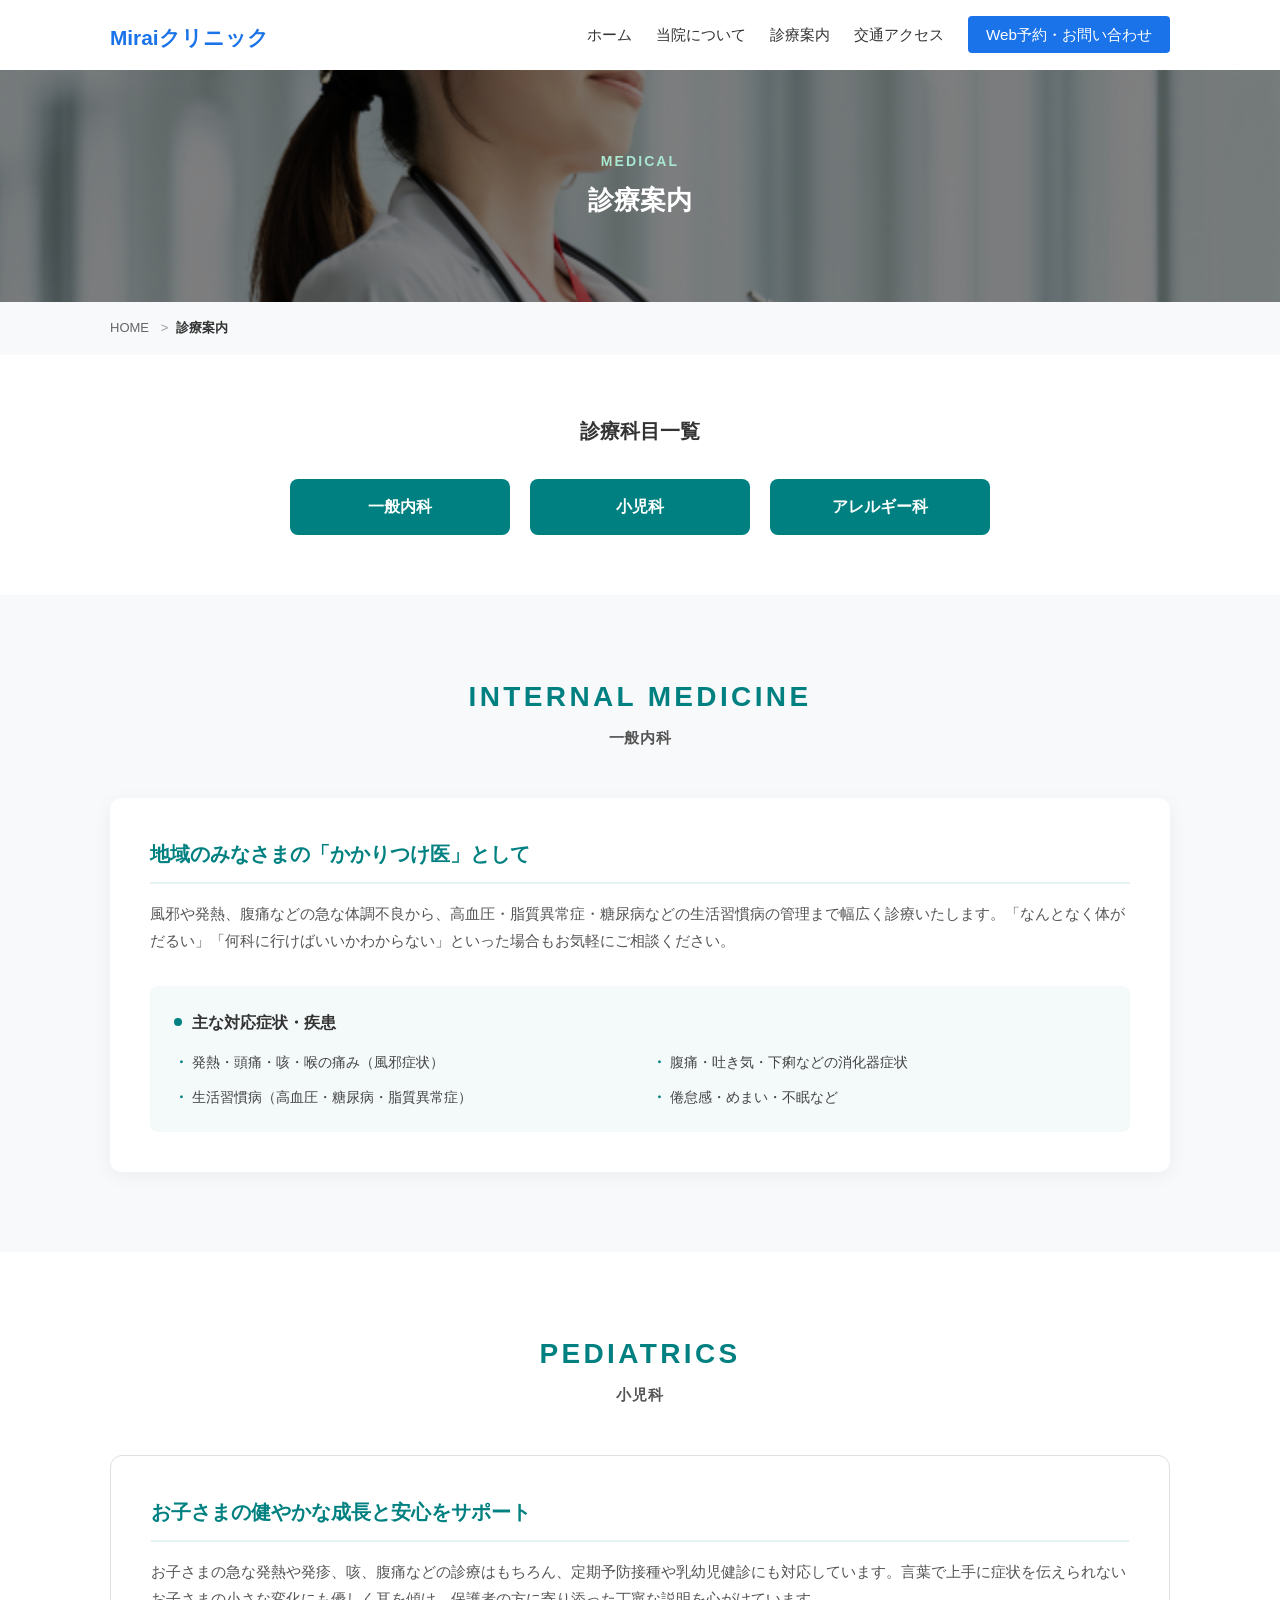
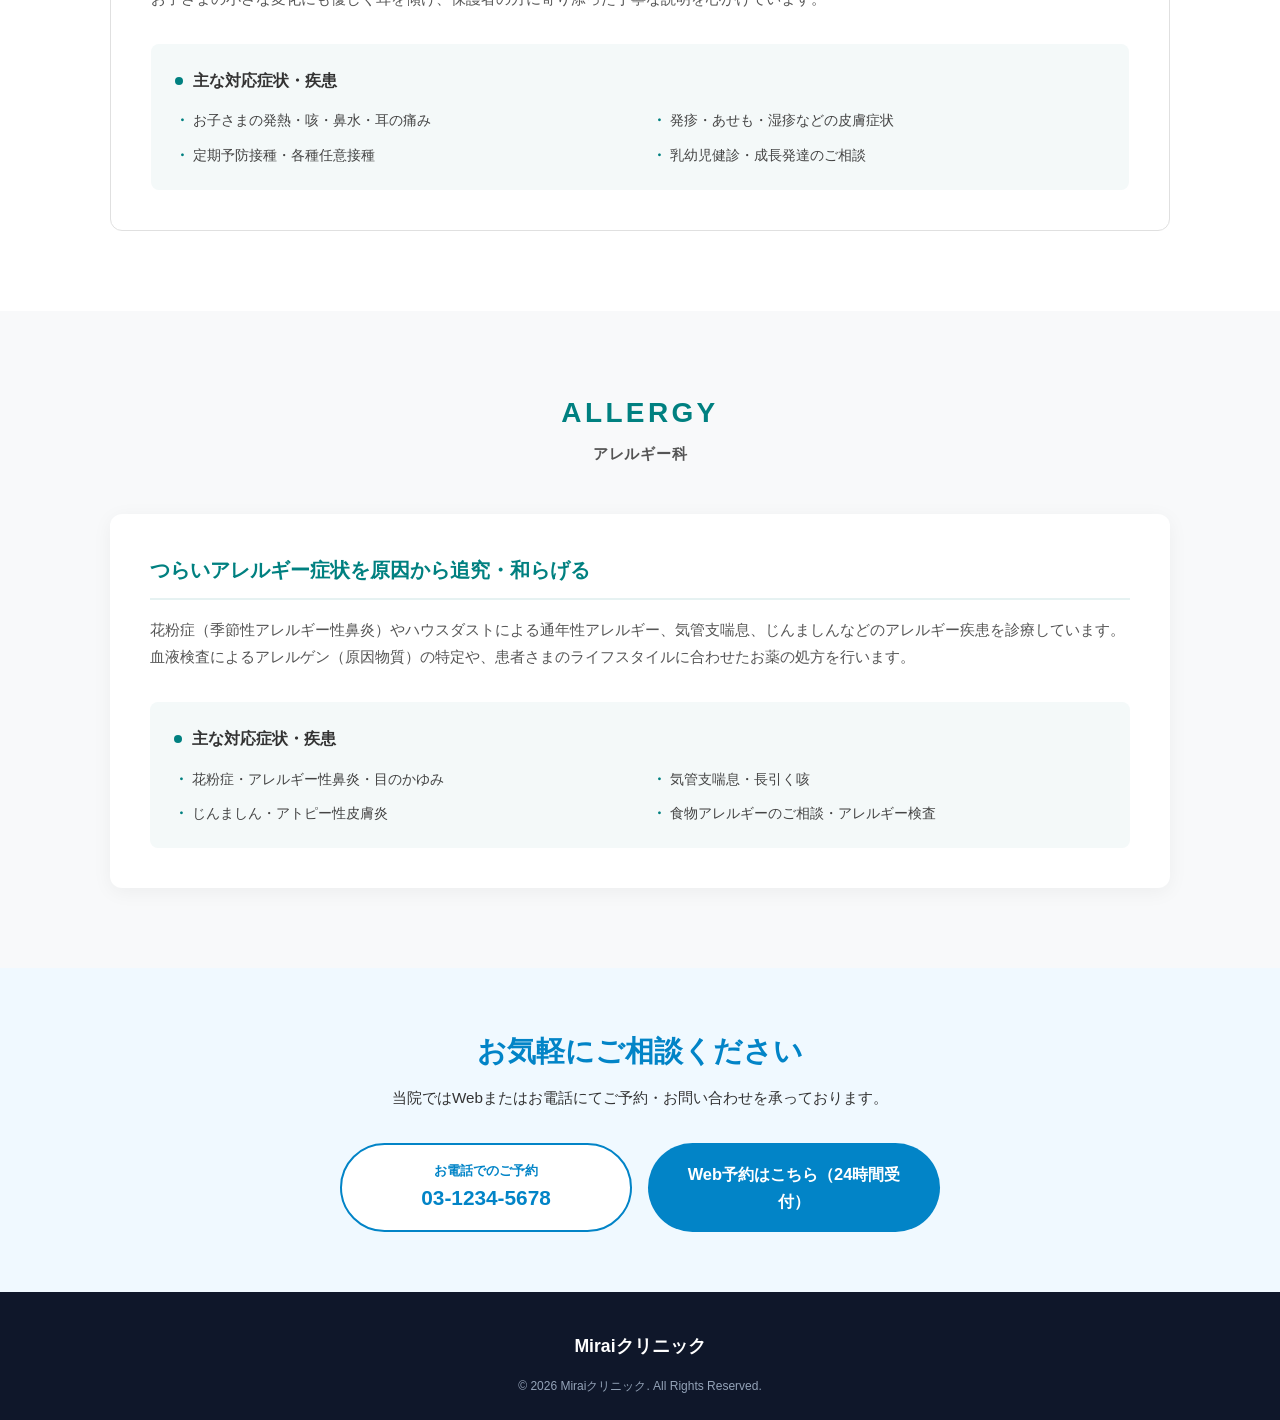
<file: service.html>
<!DOCTYPE html>
<html lang="ja">
<head>
    <meta charset="UTF-8">
    <meta name="viewport" content="width=device-width, initial-scale=1.0">
    <title>診療案内 | Mirai Clinic</title>
    <link rel="stylesheet" href="css/style.css">
</head>
<body>
    
    <!-- =========================================
        ヘッダー
    ========================================== -->
    <header class="header">
        <div class="header__inner">
            <!-- ロゴ　-->
            <h1 class="header__logo">
                <a href="index.html">
                    Miraiクリニック
                </a>
            </h1>

            <!-- デスクトップ用ナビゲーション / スマホ用メニュー -->
            <nav class="header__nav js-nav">
                <ul class="header__list">
                    <li class="header__item">
                        <a href="index.html">
                            ホーム
                        </a>
                    </li>
                    <li class="header__item">
                        <a href="concept.html">
                            当院について
                        </a>
                    </li>
                    <li class="header__item">
                        <a href="service.html">
                            診療案内
                        </a>
                    </li>
                    <li class="header__item">
                        <a href="access.html">
                            交通アクセス
                        </a>
                    </li>
                    <li class="header__item header__item_cta">
                        <a href="contact.html">
                            Web予約・お問い合わせ
                        </a>
                    </li>
                </ul>
            </nav>

            <!-- スマホ用ハンバーガーボタン -->
            <button type="button" class="header__hamburger js-hamburger" aria-label="メニューを開く">
                <span></span>
                <span></span>
                <span></span>
            </button>
        </div>
    </header>

    <main>

        <!-- =========================================
            メインビジュアル
        ========================================== -->
        <section class="page-mv service-mv">
            <div class="inner">
                <h1 class="page-mv__title">
                    <span class="en">
                        MEDICAL
                    </span>
                    <span class="ja">
                        診療案内
                    </span>
                </h1>
            </div>
        </section>

        <!-- =========================================
            パンくずリスト
        ========================================== -->
        <nav class="page-breadcrumb" aria-label="パンくずリスト">
            <div class="inner">
                <ol class="page-breadcrumb__list">
                    <li class="page-breadcrumb__item">
                        <a href="index.html">
                            HOME
                        </a>
                    </li>
                    <li class="page-breadcrumb__item" aria-current="page">
                        診療案内
                    </li>
                </ol>
            </div>
        </nav>

        <!-- =========================================
            診療案内ナビ (目次)
        ========================================== -->
        <section class="service-nav">
            <div class="inner">
                <h2 class="service-nav__title">
                    診療科目一覧
                </h2>
                <ul class="service-nav__list">
                    <li class="service-nav__item">
                        <a href="#internal" class="service-nav__link">
                            一般内科
                        </a>
                    </li>
                    <li class="service-nav__item">
                        <a href="#pediatrics" class="service-nav__link">
                            小児科
                        </a>
                    </li>
                    <li class="service-nav__item">
                        <a href="#allergy" class="service-nav__link">
                            アレルギー科
                        </a>
                    </li>
                </ul>
            </div>
        </section>

        <!-- =========================================
            診療詳細① (一般内科)
        ========================================== -->
        <section id="internal" class="service-detail service-detail__gray">
            <div class="inner">
                <div class="page-head">
                    <h2 class="page-title">
                        <span class="page-title__en">
                            INTERNAL MEDICINE
                        </span>
                        <span class="page-title__ja">
                            一般内科
                        </span>
                    </h2>
                </div>

                <div class="service-detail__card">
                    <div class="service-detail__body">
                        <h3 class="service-detail__subtitle">
                            地域のみなさまの「かかりつけ医」として
                        </h3>
                        <p class="service-detail__text">
                            風邪や発熱、腹痛などの急な体調不良から、高血圧・脂質異常症・糖尿病などの生活習慣病の管理まで幅広く診療いたします。「なんとなく体がだるい」「何科に行けばいいかわからない」といった場合もお気軽にご相談ください。
                        </p>
                        <div class="service-detail__symptoms">
                            <h4 class="service-detail__symptoms_title">
                                主な対応症状・疾患
                            </h4>
                            <ul class="service-detail__symptoms_list">
                                <li>
                                    発熱・頭痛・咳・喉の痛み（風邪症状）
                                </li>
                                <li>
                                    腹痛・吐き気・下痢などの消化器症状
                                </li>
                                <li>
                                    生活習慣病（高血圧・糖尿病・脂質異常症）
                                </li>
                                <li>
                                    倦怠感・めまい・不眠など
                                </li>
                            </ul>
                        </div>
                    </div>
                </div>
            </div>
        </section>

        <!-- =========================================
            診療詳細② (小児科)
        ========================================== -->
        <section id="pediatrics" class="service-detail">
            <div class="inner">

                <div class="page-head">
                    <h2 class="page-title">
                        <span class="page-title__en">
                            PEDIATRICS
                        </span>
                        <span class="page-title__ja">
                            小児科
                        </span>
                    </h2>
                </div>

                <div class="service-detail__card">
                    <div class="service-detail__body">
                        <h3 class="service-detail__subtitle">
                            お子さまの健やかな成長と安心をサポート
                        </h3>
                        <p class="service-detail__text">
                            お子さまの急な発熱や発疹、咳、腹痛などの診療はもちろん、定期予防接種や乳幼児健診にも対応しています。言葉で上手に症状を伝えられないお子さまの小さな変化にも優しく耳を傾け、保護者の方に寄り添った丁寧な説明を心がけています。
                        </p>
                        <div class="service-detail__symptoms">
                            <h4 class="service-detail__symptoms_title">
                                主な対応症状・疾患
                            </h4>
                            <ul class="service-detail__symptoms_list">
                                <li>
                                    お子さまの発熱・咳・鼻水・耳の痛み
                                </li>
                                <li>
                                    発疹・あせも・湿疹などの皮膚症状
                                </li>
                                <li>
                                    定期予防接種・各種任意接種
                                </li>
                                <li>
                                    乳幼児健診・成長発達のご相談
                                </li>
                            </ul>
                        </div>
                    </div>
                </div>
            </div>
        </section>

        <!-- =========================================
            診療詳細③ (アレルギー科)
        ========================================== -->
        <section id="allergy" class="service-detail service-detail__gray">
            <div class="inner">

                <div class="page-head">
                    <h2 class="page-title">
                        <span class="page-title__en">
                            ALLERGY
                        </span>
                        <span class="page-title__ja">
                            アレルギー科
                        </span>
                    </h2>
                </div>

                <div class="service-detail__card">
                    <div class="service-detail__body">
                        <h3 class="service-detail__subtitle">
                            つらいアレルギー症状を原因から追究・和らげる
                        </h3>
                        <p class="service-detail__text">
                            花粉症（季節性アレルギー性鼻炎）やハウスダストによる通年性アレルギー、気管支喘息、じんましんなどのアレルギー疾患を診療しています。血液検査によるアレルゲン（原因物質）の特定や、患者さまのライフスタイルに合わせたお薬の処方を行います。
                        </p>
                        <div class="service-detail__symptoms">
                            <h4 class="service-detail__symptoms_title">
                                主な対応症状・疾患
                            </h4>
                            <ul class="service-detail__symptoms_list">
                                <li>
                                    花粉症・アレルギー性鼻炎・目のかゆみ
                                </li>
                                <li>
                                    気管支喘息・長引く咳
                                </li>
                                <li>
                                    じんましん・アトピー性皮膚炎
                                </li>
                                <li>
                                    食物アレルギーのご相談・アレルギー検査
                                </li>
                            </ul>
                        </div>
                    </div>
                </div>
            </div>
        </section>

        <!-- =========================================
            お問い合わせ
        ========================================== -->
        <section class="cta section">
            <div class="cta__inner inner">
                <h2 class="cta__title">
                    お気軽にご相談ください
                </h2>
                <p class="cta__text">
                    当院ではWebまたはお電話にてご予約・お問い合わせを承っております。
                </p>
            
                <div class="cta__buttons">
                    <a href="tel:0312345678" class="cta__btn cta__btn_tel">
                        <span class="cta__btn_label">
                            お電話でのご予約
                        </span>
                        <span class="cta__btn_num">
                            03-1234-5678
                        </span>
                    </a>
                    <a href="#" class="cta__btn cta__btn_web">
                        Web予約はこちら（24時間受付）
                    </a>
                </div>
            </div>
        </section>

    </main>

    <!-- =========================================
        フッター
    ========================================== -->
    <footer class="footer">
        <div class="footer__inner inner">
            <p class="footer__logo">
                Miraiクリニック
            </p>
            <p class="footer__copyright">
                &copy; 2026 Miraiクリニック. All Rights Reserved.
            </p>
        </div>
    </footer>

    <script src="js/main.js"></script>

</body>
</html>
</file>
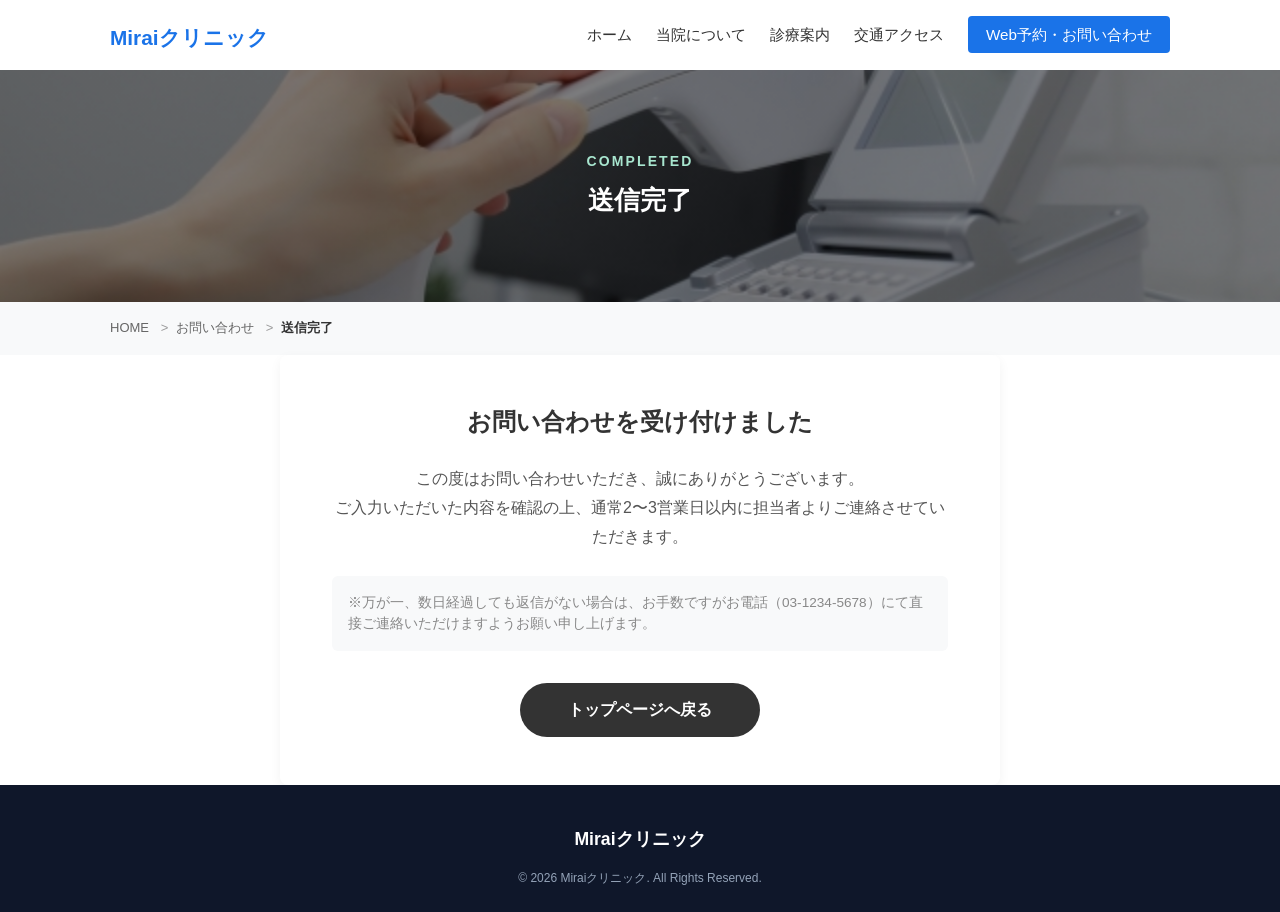
<file: thanks.html>
<!DOCTYPE html>
<html lang="ja">
<head>
    <meta charset="UTF-8">
    <meta name="viewport" content="width=device-width, initial-scale=1.0">
    <title>お問い合わせ送信完了 | Mirai Clinic</title>
    <link rel="stylesheet" href="css/style.css">
</head>
<body>
    
    <!-- =========================================
        ヘッダー
    ========================================== -->
    <header class="header">
        <div class="header__inner">
            <!-- ロゴ　-->
            <h1 class="header__logo">
                <a href="index.html">
                    Miraiクリニック
                </a>
            </h1>

            <!-- デスクトップ用ナビゲーション / スマホ用メニュー -->
            <nav class="header__nav js-nav">
                <ul class="header__list">
                    <li class="header__item">
                        <a href="index.html">
                            ホーム
                        </a>
                    </li>
                    <li class="header__item">
                        <a href="concept.html">
                            当院について
                        </a>
                    </li>
                    <li class="header__item">
                        <a href="service.html">
                            診療案内
                        </a>
                    </li>
                    <li class="header__item">
                        <a href="access.html">
                            交通アクセス
                        </a>
                    </li>
                    <li class="header__item header__item_cta">
                        <a href="contact.html">
                            Web予約・お問い合わせ
                        </a>
                    </li>
                </ul>
            </nav>

            <!-- スマホ用ハンバーガーボタン -->
            <button type="button" class="header__hamburger js-hamburger" aria-label="メニューを開く">
                <span></span>
                <span></span>
                <span></span>
            </button>
        </div>
    </header>

    <main>

        <!-- =========================================
            メインビジュアル
        ========================================== -->
        <section class="page-mv contact-mv">
            <div class="inner">
                <h1 class="page-mv__title">
                    <span class="en">
                        COMPLETED
                    </span>
                    <span class="ja">
                        送信完了
                    </span>
                </h1>
            </div>
        </section>

        <!-- =========================================
            パンくずリスト
        ========================================== -->
        <nav class="page-breadcrumb" aria-label="パンくずリスト">
            <div class="inner">
                <ol class="page-breadcrumb__list">
                    <li class="page-breadcrumb__item">
                        <a href="index.html">
                            HOME
                        </a>
                    </li>
                    <li class="page-breadcrumb__item">
                        <a href="contact.html">
                            お問い合わせ
                        </a>
                    </li>
                    <li class="page-breadcrumb__item" aria-current="page">
                        送信完了
                    </li>
                </ol>
            </div>
        </nav>

        <!-- =========================================
            メッセージセクション
        ========================================== -->
        <section class="thanks-message section">
            <div class="inner">
                <div class="thanks-message__box">
                    <h2 class="thanks-message__title">
                        お問い合わせを受け付けました
                    </h2>
                    <p class="thanks-message__text">
                        この度はお問い合わせいただき、誠にありがとうございます。<br>
                        ご入力いただいた内容を確認の上、通常2〜3営業日以内に担当者よりご連絡させていただきます。
                    </p>
                    <p class="thanks-message__note">
                        ※万が一、数日経過しても返信がない場合は、お手数ですがお電話（03-1234-5678）にて直接ご連絡いただけますようお願い申し上げます。
                    </p>
                    <div class="thanks-message__btn_wrap">
                        <a href="index.html" class="thanks-message__btn">
                            トップページへ戻る
                        </a>
                    </div>
                </div>
            </div>
        </section>

    </main>

    <!-- =========================================
        フッター
    ========================================== -->
    <footer class="footer">
        <div class="footer__inner inner">
            <p class="footer__logo">
                Miraiクリニック
            </p>
            <p class="footer__copyright">
                &copy; 2026 Miraiクリニック. All Rights Reserved.
            </p>
        </div>
    </footer>

    <script src="js/main.js"></script>

</body>
</html>
</file>
<file: css/style.css>
*{
    margin : 0;
    padding : 0;
    box-sizing : border-box;
}

body{
    font-family : "Helvetica Neue", Arial, "Hiragino Kaku Gothic ProN", "Hiragino Sans", sans-serif;
    color : #333;
    line-height : 1.6;
}

a{
    color : inherit;
    text-decoration : none;
}

ul{
    list-style : none;
}

/* ==========================================
    共通パーツ
========================================== */
/* --- ヘッダー (header) --- */
.header{
    position : sticky;
    top : 0;
    left : 0;
    width : 100%;
    background-color : #fff;
    box-shadow : 0 2 px 8px rbga(0,0,0,0.08);
    z-index : 100;
}

.header__inner{
    max-width : 1100px;
    margin : 0 auto;
    padding : 0 20px;
    height : 70px;
    display : flex;
    justify-content : space-between;
    align-items : center;
}

.header__logo a{
    font-size : 1.3rem;
    font-weight : bold;
    color : #1a73e8;
}

.header__list{
    display : flex;
    align-items : center;
    gap : 24px;
}

.header__item a{
    font-size : 0.95rem;
    font-weight : 500;
    transition : color 0.3s;
}

.header__item a:hover{
    color : #1a73e8;
}

.header__item_cta a{
    background-color : #1a73e8;
    color : #fff;
    padding : 10px 18px;
    border-radius : 4px;
    transition : background-color 0.3s;
}

.header__item_cta a:hover{
    background-color : #1557b0;
}

/* ハンバーガーボタン(デフォルトは非表示) */
.header__hamburger{
    display : none;
}

@media(max-width : 768px){
    .header__hamburger{
        display : flex;
        flex-direction : column;
        justify-content : space-between;
        width : 30px;
        height : 22px;
        background : transparent;
        border : none;
        cursor : pointer;
        z-index : 101;
        padding : 0;
    }

    .header__hamburger span{
        width : 100%;
        height : 2px;
        background-color : #333;
        border-radius : 2px;
        transition : all 0.3s ease;
    }

    .header__nav{
        position : fixed;
        top : 0;
        right : -100%;
        width : 100%;
        height : 100vh;
        background-color : #fff;
        padding : 100px 20px 40px;
        transition : right 0.3s ease;
        z-index : 99;
    }

    .header__list{
        flex-direction : column;
        gap : 20px;
        align-items : center;
    }

    .header__item{
        width : 100%;
        text-align : center;
    }

    .header__item a{
        display : block;
        padding : 12px 0;
        font-size : 1.1rem;
    }

    .header__nav.is-open{
        right : 0;
    }

    .header__hamburger.is-open span:nth-child(1){
        transform : translateY(10px) rotate(45deg);
    }

    .header__hamburger.is-open span:nth-child(2){
        opacity : 0;
    }
    .header__hamburger.is-open span:nth-child(3){
        transform : translateY(-10px) rotate(-45deg);
    }
}

/* --- 各セクション --- */
/* 外箱 */
.section {
    padding: 60px 0;                  /* 上下の共通余白 */
}

/* 内箱 */
.inner {
    max-width: 1100px;               /* サイト全体の共通幅 */
    margin: 0 auto;                  /* 左右中央寄せ */
    padding: 0 20px;                 /* スマホ時の見切れ防止余白 */
}

/* タイトル */
.title {
    text-align: center;              /* タイトルを中央寄せ */
    margin-bottom: 40px;
}

.title__main {
    font-size: 2rem;
    font-weight: bold;
    color: #0284c7;                  /* クリニックらしい爽やかな青 */
    letter-spacing: 0.1em;
}

.title__sub {
    font-size: 0.875rem;
    color: #666666;
    margin-top: 4px;
}

/* --- ボタン (btn) --- */
/* ボタンを中央寄せるための枠組み */
.btn__wrapper {
    text-align: center;
    margin-top: 30px; /* 上のコンテンツとの余白 */
}

/* ボタン本体 */
.btn {
    display: inline-block;
    min-width: 200px;
    padding: 14px 30px;
    background-color: #333333; /* クリニックのメインカラーに合わせて調整OK */
    color: #ffffff;
    font-size: 14px;
    font-weight: bold;
    text-decoration: none;
    text-align: center;
    border-radius: 50px;       /* 角を丸くして優しさを出す */
    transition: all 0.3s ease;  /* ホバー時の動きを滑らかに */
    box-shadow: 0 4px 10px rgba(0, 0, 0, 0.1);
}

/* マウスを載せた時（ホバー時）の演出 */
.btn:hover {
    background-color: #555555;
    transform: translateY(-2px); /* 少し上に浮き上がる */
    box-shadow: 0 6px 15px rgba(0, 0, 0, 0.15);
}

/* --- お問い合わせ (cta) --- */
.cta {

    /* 明るい水色背景で目立たせる */
    background-color: #f0f9ff;
    text-align: center;
}

.cta__title {
    font-size: 1.5rem;
    font-weight: bold;
    color: #0284c7;
    margin-bottom: 12px;
}

.cta__text {
    font-size: 0.95rem;
    color: #333333;
    margin-bottom: 32px;
    line-height: 1.6;
}

.cta__buttons {
    display: flex;
    flex-direction: column;             /* スマホでは縦並び */
    gap: 16px;
    max-width: 600px;
    margin: 0 auto;
}

.cta__btn {
    display: flex;
    flex-direction: column;
    justify-content: center;
    align-items: center;
    padding: 16px 24px;

    /* 丸みのあるボタン */
    border-radius: 50px;
    text-decoration: none;
    font-weight: bold;
    transition: opacity 0.3s, transform 0.2s;
}

.cta__btn:hover {
    opacity: 0.9;
    transform: translateY(-2px);         /* ホバー時に少し浮く演出 */
}

.cta__btn_tel {
    background-color: #ffffff;
    color: #0284c7;
    border: 2px solid #0284c7;
}

.cta__btn_label {
    font-size: 0.8rem;
}

.cta__btn_num {
    font-size: 1.3rem;
    font-family: Arial, sans-serif;
}

.cta__btn_web {
    background-color: #0284c7;
    color: #ffffff;
    font-size: 1.03rem;
    flex-direction: row;
}

/* PC向けスタイル（768px以上） */
@media (min-width: 768px) {
    .cta__title {
        font-size: 1.8rem;
    }

    .cta__buttons {
        /* PCではボタンを横並びに */
        flex-direction: row;
    }

    .cta__btn {
        width: 50%;
    }
}

/* --- フッター (footer) --- */
.footer {
    color: #ffffff;                /* 濃い色で全体を引き締める */
    background-color: #0f172a;
    padding: 40px 0 24px;
    text-align: center;
}

.footer__logo {
    font-size: 1.1rem;
    font-weight: bold;
    margin-bottom: 16px;
}

.footer__copyright {
    font-size: 0.75rem;
    color: #94a3b8;
}

/* ==========================================
    下層ページ共通パーツ (page)
========================================== */
/* --- メインビジュアル (page-mv) ---*/
.page-mv {
    padding: 80px 0;                    /* 上下の余白（写真を魅せるため広め） */
    text-align: center;
    background-size: cover;             /* 画像をエリア全体に広げる */
    background-position: center;        /* 画像の中央を表示 */
    background-repeat: no-repeat;
    position: relative;
    z-index: 1;                         /* フィルターの上に文字を載せるため */
}

/* タイトルのスタイル（黒背景に映える白系） */
.page-mv__title {
    display: flex;
    flex-direction: column;    /* 英語と日本語を縦並びにする */
    align-items: center;
    gap: 8px;                  /* 英和の間の余白 */
}

.page-mv__title .en {
    font-size: 14px;
    font-weight: bold;
    color: #a8e6cf;            /* ★ここをお好みのメインカラーに変更してください（例：青緑、明るいグレーなど） */
    letter-spacing: 0.15em;    /* 文字の間隔を広げてオシャレに */
}

.page-mv__title .ja {
    font-size: 26px;
    font-weight: bold;
    color: #ffffff;            /* 白文字で見やすく */
}

/* --- パンくずリスト（page-breadcrumb） --- */
.page-breadcrumb {
    padding: 16px 0;
    background-color: #f8f9fa; /* 薄いグレーで本文と優しく分離 */
    font-size: 13px;
}

.page-breadcrumb__list {
    display: flex;
    align-items: center;
    gap: 8px;
    list-style : none;
}

.page-breadcrumb__item a {
    color: #666666;
    text-decoration: none;
}

.page-breadcrumb__item a:hover {
    text-decoration: underline;
}

/* 区切り文字（ > ）を自動挿入 */
.page-breadcrumb__item:not(:last-child)::after {
    content: ">";
    margin-left: 8px;
    color: #999999;
}

.page-breadcrumb__item[aria-current="page"] {
    color: #333333;
    font-weight: bold;
}

/* --- 下層ページ各セクションタイトル（page-head / page-title） --- */
.page-head{
    margin-bottom : 48px;
}

.page-title {
    display: flex;
    flex-direction: column;
    align-items: center;
    gap: 6px;
    text-align: center;
}

/* 英語（上の青い大文字） */
.page-title__en {
    font-size: 28px;
    font-weight: bold;
    color: #008080;
    letter-spacing: 0.12em;
}

/* 日本語（下のサブタイトル） */
.page-title__ja {
    font-size: 15px;
    font-weight: bold;
    color: #555555;
    letter-spacing: 0.05em;
}

/* ==========================================
    <TOP>メインビジュアル (mv)
========================================== */
.top-mv {
    /* 背景画像の設定 */
    background-image: url('../img/mv-bg.jpg'); /* ※使用する画像のパスを指定 */
    background-size: cover;          /* 縦横比を保ったまま、エリア全体を覆う */
    background-position: center;     /* 画像の中心を基準にして配置 */
    background-repeat: no-repeat;    /* 画像の繰り返しを防止 */

    /* 高さの確保と文字色の設定 */
    min-height: 80vh;                /* 画面高さの80%分の高さを確保 */
    display: flex;
    align-items: center;             /* 上下中央にコンテンツを配置 */
    color: #ffffff;                  /* 背景が写真なので文字色は白 */
}

.top-mv__inner {
    width: 100%;
    max-width: 1100px;               /* コンテンツの最大幅 */
    margin: 0 auto;                  /* 左右中央寄せ */
    padding: 0 20px;                 /* スマホ表示時の左右余白 */
}

.top-mv__title {
    font-size: 2rem;                 /* スマホ用のフォントサイズ */
    font-weight: bold;
    line-height: 1.4;                /* 行間を整えて読みやすくする */
    margin-bottom: 20px;             /* 下の文章との余白 */
}

.top-mv__text {
    font-size: 1rem;
    line-height: 1.8;
}

/* PC向けのスタイル（768px以上） */
@media (min-width: 768px) {
    .top-mv {
        min-height: 90vh;              /* PCでは少し高さを大きくする */
    }

    .top-mv__title {
        font-size: 3.2rem;             /* PC用の大きなフォントサイズ */
    }

    .top-mv__text {
        font-size: 1.125rem;
    }
}

/* ==========================================
    <TOP>コンセプト (concept)
========================================== */
.top-concept__content {
    display: flex;
    flex-direction: column;          /* スマホでは縦並び */
    gap: 30px;                       /* 画像とテキストの間の隙間 */
}

.top-concept__img img {
    width: 100%;
    height: auto;
    border-radius: 8px;              /* 角を少し丸めて柔らかい印象に */
}

.top-concept__catch {
    font-size: 1.25rem;
    font-weight: bold;
    line-height: 1.6;
    margin-bottom: 16px;
    color: #333333;
}

.top-concept__text {
    font-size: 0.95rem;
    line-height: 1.8;
    color: #555555;
}

/* PC向けスタイル（768px以上） */
@media (min-width: 768px) {
    .top-content {
        padding: 100px 0;              /* PCでは上下余白を広げる */
    }

    .top-concept__content {
        flex-direction: row;           /* 横並び（2列）に切り替え */
        align-items: center;           /* 左右の要素を上下中央で揃える */
    }

    .top-concept__img,
    .top-concept__textbox {
        width: 50%;                    /* 左右で50%ずつ分け合う */
    }
}

/* ==========================================
    <TOP>診療案内 (service)
========================================== */
.top-service {
    background-color: #f8fafc;        /* カードが引き立つよう、薄いグレー背景に */
}

.top-service__list {
    display: flex;
    flex-direction: column;           /* スマホでは縦並び */
    gap: 30px;                        /* カード同士の隙間 */
}

.top-service__item {
    background-color: #ffffff;        /* カードの背景は白 */
    border-radius: 12px;              /* 角を丸くして優しさを演出 */
    padding: 24px;                    /* カード内の余白 */
    box-shadow: 0 4px 12px rgba(0, 0, 0, 0.05); /* うっすら影をつけてカード感を出す */
}

.top-service__img img {
    width: 100%;
    height: 200px;
    object-fit: cover;               /* 写真の縦横比を崩さずに枠いっぱいに収める */
    border-radius: 8px;
    margin-bottom: 16px;
}

.top-service__title {
    font-size: 1.2rem;
    font-weight: bold;
    color: #0284c7;
    margin-bottom: 12px;
    text-align: center;
}

.top-service__text {
    font-size: 0.9rem;
    line-height: 1.7;
    color: #555555;
}

/* PC向けスタイル（768px以上） */
@media (min-width: 768px) {
    .top-service__list {
        flex-direction: row;            /* 横並び（3列）に切り替え */
    }

    .top-service__item {
        width: calc((100% - 60px) / 3); /* 隙間(gap:30px × 2箇所 = 60px)を引いて3等分 */
    }
}

/* ==========================================
    <TOP>お知らせ (news)
========================================== */
.top-news__list {
    max-width: 800px;                 /* ニュースリストは見やすいように少し幅を絞る */
    margin: 0 auto;
    border-top: 1px solid #e2e8f0;    /* リストの一番上の線 */
}

.top-news__item {
    border-bottom: 1px solid #e2e8f0; /* 各お知らせの下線 */
}

.top-news__link {
    display: flex;
    flex-direction: column;           /* スマホでは縦並び（日付・カテゴリ / タイトル） */
    gap: 8px;
    padding: 20px 12px;
    text-decoration: none;
    color: #333333;
    transition: background-color 0.3s;
}

/* ホバー時にうっすら背景色を変える */
.top-news__link:hover {
    background-color: #f8fafc;
}

.top-news__meta {
    display: flex;
    align-items: center;
    gap: 16px;
    flex-shrink: 0;                   /* PC表示で日付・カテゴリが縮まないように固定 */
}

.top-news__date {
    font-size: 0.9rem;
    color: #64748b;
    font-family: Arial, sans-serif;
}

.top-news__category {
    font-size: 0.75rem;
    font-weight: bold;
    padding: 4px 12px;
    background-color: #e2e8f0;
    color: #475569;
    border-radius: 4px;
}

/* アクセント（特定カテゴリの強調表示） */
.top-news__category_accent {
    background-color: #e0f2fe;
    color: #0284c7;
}

.top-news__title {
    font-size: 0.95rem;
    line-height: 1.6;
}

/* PC向けスタイル（768px以上） */
@media (min-width: 768px) {
    .top-news__link {
        flex-direction: row;            /* PCでは横1行に並べる */
        align-items: center;
        gap: 24px;
    }

    .top-news__title {
        font-size: 1rem;
    }
}

/* ==========================================
    <TOP>アクセス・診療時間 (access)
========================================== */
.top-access__content {
    display: flex;
    flex-direction: column;           /* スマホは縦並び */
    gap: 40px;
}

.top-access__name {
    font-size: 1.2rem;
    font-weight: bold;
    color: #0284c7;
    margin-bottom: 8px;
}

.top-access__address,
.top-access__tel {
    font-size: 0.95rem;
    line-height: 1.7;
    color: #333333;
    margin-bottom: 8px;
}

/* 診療時間表 */
.top-access__table {
    width: 100%;
    border-collapse: collapse;        /* 枠線の重なりを解消 */
    margin-top: 20px;
    margin-bottom: 12px;
    font-size: 0.85rem;
    text-align: center;
}

.top-access__table th,
.top-access__table td {
    border: 1px solid #cbd5e1;
    padding: 8px 4px;
}

.top-access__table thead th {
    background-color: #f1f5f9;
    color: #334155;
    font-weight: bold;
}

.top-access__table tbody th {
    background-color: #f8fafc;
    color: #475569;
    font-weight: normal;
}

.top-access__note {
    font-size: 0.8rem;
    color: #64748b;
    line-height: 1.6;
}

/* Google Maps */
.top-access__map iframe {
    width: 100%;                      /* 親要素の幅に合わせて伸縮 */
    height: 300px;
    border-radius: 8px;
}

/* PC向けスタイル（768px以上） */
@media (min-width: 768px) {
    .top-access__content {
        flex-direction: row;            /* 左右2列並び */
        align-items: flex-start;
        gap: 40px;
    }

    .top-access__info {
        width: 50%;
    }

    .top-access__map {
        width: 50%;
    }

    .top-access__map iframe {
        height: 100%;
        min-height: 360px;              /* 左側の表の高さに合わせてしっかり表示 */
    }
}

/* ==========================================
    <CONCEPT>メインビジュアル (mv)
========================================== */
.concept-mv {
    /* 黒の半透明（50%）フィルターと画像の指定 */
    background-image: 
        linear-gradient(rgba(0, 0, 0, 0.5), rgba(0, 0, 0, 0.5)),
        url("../img/concept-header.jpg"); /* 使用する画像のパス */
}

/* ==========================================
    <CONCEPT>メッセージ (message)
========================================== */
.concept-message {
    padding: 80px 0;
    background-color: #ffffff;
}

/* 強調キャッチコピー */
.concept-message__catch {
    font-size: 20px;
    font-weight: bold;
    color: #008080;
    text-align: center;
    line-height: 1.6;
    margin-bottom: 40px;
}

/* 本文エリア（横幅を絞って読みやすくする） */
.concept-message__body {
    max-width: 680px;            /* 文章が横に広がりすぎないサイズ */
    margin: 0 auto;              /* 中央寄せ */
}

.concept-message__text {
    font-size: 16px;
    line-height: 1.8;            /* 行間を広めにして読みやすく */
    color: #555555;
    margin-bottom: 24px;
}

.concept-message__text:last-child {
    margin-bottom: 0;           /* 最後の段落の余白を消す */
}

/* --- レスポンシブ（スマホ対応） --- */
@media (max-width: 768px) {
    .concept-message {
        padding: 60px 0;
    }

    .concept-message__title {
        font-size: 22px;
    }

    .concept-message__catch {
        font-size: 17px;
        margin-bottom: 32px;
    }
}

/* ==========================================
    <CONCEPT>挨拶 (greeting)
========================================== */
/* --- 院長あいさつ（concept-greeting） --- */
.concept-greeting {
    padding: 80px 0;
    background-color: #ffffff;
}

/* 横並びレイアウト（PC） */
.concept-greeting__wrapper {
    display: flex;
    align-items: center;        /* 垂直中央揃え */
    gap: 40px;                  /* 写真と文章の間の余白 */
}

/* 写真エリア */
.concept-greeting__imgbox {
    flex: 0 0 32%;            /* 写真の幅を固定 */
    max-width : 360px;
}

.concept-greeting__img {
    width: 100%;
    height: auto;
    border-radius: 8px;         /* 角を少し丸くして柔らかい印象に */
    object-fit: cover;
}

/* メッセージエリア */
.concept-greeting__content {
    flex: 1;                    /* 残りの幅をいっぱいに使う */
}

.concept-greeting__catch {
    font-size: 18px;
    font-weight: bold;
    color: #008080;
    line-height: 1.6;
    margin-bottom: 20px;
}

.concept-greeting__text {
    font-size: 15px;
    line-height: 1.8;
    color: #555555;
    margin-bottom: 16px;
}

/* 署名 */
.concept-greeting__name {
    font-size: 15px;
    font-weight: bold;
    color: #333333;
    text-align: right;          /* 右寄せ */
    margin-top: 24px;
}

.concept-greeting__name span {
    font-size: 18px;
    margin-left: 8px;
}

/* --- レスポンシブ（スマホ対応） --- */
@media (max-width: 768px) {
    .concept-greeting {
        padding: 60px 0;
    }

    .concept-greeting__wrapper {
        flex-direction: column;   /* スマホでは縦並びにする */
        gap: 24px;
    }

    .concept-greeting__imgbox {
        flex: none;
        width: 100%;
        max-width: 320px;         /* スマホで大きくなりすぎないよう制限 */
        margin: 0 auto;           /* 中央寄せ */
    }

    .concept-greeting__title {
        font-size: 22px;
    }

    .concept-greeting__catch {
        font-size: 16px;
    }
}

/* ==========================================
   <CONCEPT>特徴 (features)
========================================== */
.concept-features {
    padding: 80px 0;
    background-color: #f9f9f9;  /* 背景をうっすらグレーにして区切りを意識 */
}

.concept-features__head {
    margin-bottom: 48px;
}

/* 3列並べ（Flexbox） */
.concept-features__list {
    display: flex;
    gap: 30px;
}

.concept-features__item {
    flex: 1;
    background-color: #ffffff;
    border-radius: 8px;
    padding: 24px;
    box-shadow: 0 4px 12px rgba(0, 0, 0, 0.05);
}

/* 画像とナンバー */
.concept-features__img_wrapper {
    position: relative;
    margin-bottom: 20px;
    border-radius: 6px;
    overflow: hidden;
}

.concept-features__number {
    position: absolute;
    top: 10px;
    left: 10px;
    background-color: #008080;  /* テーマカラー */
    color: #ffffff;
    font-size: 14px;
    font-weight: bold;
    padding: 4px 10px;
    border-radius: 4px;
}

.concept-features__img {
    width: 100%;
    height: 200px;
    object-fit: cover;         /* 画像の比率を保ったままトリミング */
}

.concept-features__item_title {
    font-size: 18px;
    font-weight: bold;
    color: #333333;
    margin-bottom: 12px;
    line-height: 1.4;
}

.concept-features__text {
    font-size: 14px;
    line-height: 1.7;
    color: #666666;
}

/* レスポンシブ（スマホでは1列にする） */
@media (max-width: 768px) {
    .concept-features__list {
        flex-direction: column;
        gap: 24px;
    }
}

/* ==========================================
    <CONCEPT>クリニック概要・沿革 (about)
========================================== */
.concept-about {
    padding: 80px 0;
    background-color: #ffffff; /* 白背景で清潔感を出す */
}

.concept-about__head {
    margin-bottom: 48px;
}

/* 概要と沿革を左右2コラム（Flexbox）に並べる */
.concept-about__content {
    display: flex;
    gap: 40px;
}

.concept-about__block {
    flex: 1; /* 左右のブロックを半々の幅で広げる */
}

.concept-about__sub_title {
    font-size: 18px;
    font-weight: bold;
    color: #008080;
    margin-bottom: 20px;
    padding-bottom: 8px;
    border-bottom: 2px solid #008080;
}

/* 表組み風のレイアウト（DLタグ） */
.concept-about__item {
    display: flex;
    padding: 12px 0;
    border-bottom: 1px solid #eeeeee;
    font-size: 14px;
    line-height: 1.6;
}

.concept-about__item dt {
    width: 120px;
    font-weight: bold;
    color: #333333;
    flex-shrink: 0;
}

.concept-about__item dd {
    color: #666666;
}

/* スマホ対応（768px以下） */
@media (max-width: 768px) {
    .concept-about__content {
        flex-direction: column; /* 左右並びを上下並び（縦並び）に変更 */
        gap: 40px;
    }

    .concept-about__item {
        flex-direction: column; /* 項目名と内容も縦並びにして画面幅に収める */
        gap: 4px;
    }

    .concept-about__item dt {
        width: 100%;
    }
}

/* ==========================================
    <CONCEPT>スタッフ紹介 (staff)
========================================== */
.concept-staff {
    padding: 80px 0;
    background-color: #f9f9f9;
}

.concept-staff__head {
    margin-bottom: 48px;
}

/* 画像と文章を横並び（Flexbox） */
.concept-staff__box {
    display: flex;
    gap: 40px;
    align-items: flex-start;
    background-color: #ffffff;
    padding: 40px;
    border-radius: 8px;
}

/* 画像エリア */
.concept-staff__img_wrapper {
    width: 300px;
    flex-shrink: 0; /* 画像幅が潰れるのを防ぐ */
    border-radius: 8px;
    overflow: hidden;
}

.concept-staff__img {
    width: 100%;
    height: 360px;
    object-fit: cover;
}

/* 本文エリア */
.concept-staff__body {
    flex: 1;
}

.concept-staff__post {
    font-size: 14px;
    font-weight: bold;
    color: #008080;
    margin-bottom: 4px;
}

.concept-staff__name {
    font-size: 24px;
    font-weight: bold;
    color: #333333;
    margin-bottom: 16px;
    display: flex;
    align-items: baseline;
    gap: 12px;
}

.concept-staff__ruby {
    font-size: 13px;
    color: #888888;
    font-weight: normal;
}

.concept-staff__message {
    font-size: 15px;
    line-height: 1.8;
    color: #555555;
    margin-bottom: 24px;
}

/* 略歴エリア */
.concept-staff__history {
    border-top: 1px dashed #ccc;
    padding-top: 20px;
}

.concept-staff__history_title {
    font-size: 14px;
    font-weight: bold;
    color: #333333;
    margin-bottom: 12px;
}

.concept-staff__history_item {
    display: flex;
    gap: 16px;
    font-size: 14px;
    line-height: 1.6;
    color: #666666;
    margin-bottom: 6px;
}

.concept-staff__history_item dt {
    font-weight: bold;
    color: #333333;
}

/* レスポンシブ（スマホ対応） */
@media (max-width: 768px) {
    .concept-staff__box {
        flex-direction: column;
        padding: 24px;
    }

    .concept-staff__img_wrapper {
        width: 100%;
    }

    .concept-staff__img {
        height: auto;
        aspect-ratio : 4/3;
        object-fit : cover;
    }
}

/* ==========================================
    <SERVICE>メインビジュアル (mv)
========================================== */
.service-mv {
    background-image:
        /* 黒の半透明（50%）フィルターと画像の指定 */
        linear-gradient(rgba(0, 0, 0, 0.5), rgba(0, 0, 0, 0.5)),
        url('../img/service-header.jpg');
}

/* ==========================================
    <SERVICE>診療案内ナビ (nav)
========================================== */
.service-nav {
    padding: 60px 0;
    background-color: #ffffff;
}

.service-nav__title {
    text-align: center;
    font-size: 20px;
    font-weight: bold;
    color: #333333;
    margin-bottom: 32px;
}

.service-nav__list {
    display: flex;
    justify-content: center;
    gap: 20px;
    flex-wrap: wrap; /* スマホでボタンが折り返せるように */
    list-style: none;
    padding: 0;
    margin: 0;
}

.service-nav__link {
    display: flex;
    align-items: center;
    justify-content: center;
    width: 220px;
    height: 56px;
    background-color: #008080;
    color: #ffffff;
    font-weight: bold;
    border-radius: 8px;
    text-decoration: none;
    transition: opacity 0.3s ease;
}

.service-nav__link:hover {
    opacity: 0.8;
}

/* スマホ対応 */
@media (max-width: 768px) {
    .service-nav {
        padding: 40px 0;
    }

    .service-nav__list{
        flex-direction : column;
        gap : 12px;
    }

    .service-nav__link {
        width: 100%; /* スマホではボタンを横幅いっぱいに広げて押しやすく */
    }
}

/* ==========================================
    <SERVICE>診療詳細 (dentail)
========================================== */
.service-detail {
    padding: 80px 0;
    background-color: #ffffff;
}

/* 背景グレー用のマルチクラス */
.service-detail__gray {
    background-color: #f8f9fa;
}

/* カード部分 */
.service-detail__card {
    background-color: #ffffff;
    border-radius: 12px;
    padding: 40px;
    box-shadow: 0 4px 20px rgba(0, 0, 0, 0.05);
}

/* 背景が白のセクション内のカードには薄い枠線をつける */
.service-detail:not(.service-detail__gray) .service-detail__card {
    border: 1px solid #e0e0e0;
    box-shadow: none;
}

.service-detail__subtitle {
    font-size: 20px;
    font-weight: bold;
    color: #008080;
    margin-bottom: 16px;
    border-bottom: 2px solid #e6f2f2;
    padding-bottom: 12px;
}

.service-detail__text {
    font-size: 15px;
    line-height: 1.8;
    color: #555555;
    margin-bottom: 32px;
}

/* 対応症状リストボックス */
.service-detail__symptoms {
    background-color: #f4f9f9;
    border-radius: 8px;
    padding: 24px;
}

.service-detail__symptoms_title {
    font-size: 16px;
    font-weight: bold;
    color: #333333;
    margin-bottom: 16px;
    display: flex;
    align-items: center;
}

.service-detail__symptoms_title::before {
    content: "";
    display: inline-block;
    width: 8px;
    height: 8px;
    background-color: #008080;
    border-radius: 50%;
    margin-right: 10px;
}

.service-detail__symptoms_list {
    list-style: none;
    padding: 0;
    margin: 0;
    display: grid;
    grid-template-columns: repeat(2, 1fr); /* 2列並び */
    gap: 12px 24px;
}

.service-detail__symptoms_list li {
    font-size: 14px;
    color: #444444;
    position: relative;
    padding-left: 18px;
}

.service-detail__symptoms_list li::before {
    content: "・";
    position: absolute;
    left: 0;
    color: #008080;
    font-weight: bold;
}

/* --- スマホ対応 --- */
@media (max-width: 768px) {
    .service-detail {
        padding: 60px 0;
    }

    .service-detail__card {
        padding: 24px;
    }

    .service-detail__title {
        font-size: 24px;
    }

    .service-detail__subtitle {
        font-size: 18px;
    }

    .service-detail__symptoms_list {
        grid-template-columns: 1fr; /* スマホでは1列に */
    }
}

/* ==========================================
    <ACCESS>メインビジュアル (mv)
========================================== */
.access-mv {
    /* 黒の半透明（50%）フィルターと画像の指定 */
    background-image: 
        linear-gradient(rgba(0, 0, 0, 0.5), rgba(0, 0, 0, 0.5)),
        url("../img/access-mv.jpg"); /* 使用する画像のパス */
}

/* ==================================================
    <ACCESS>院内紹介 (facility)
================================================== */
/* --- セクションリード文 --- */
.access-facility__text {
    text-align: center;
    margin-top: 24px;
    line-height: 1.8;
}

/* --- カードリスト（PC：3列並び / スマホ：1列） --- */
.access-facility__list {
    display: grid;
    grid-template-columns: repeat(3, 1fr);
    gap: 32px;
    margin-top: 48px;
}

/* --- カード単体 --- */
.access-facility__item {
    background-color: #fff;
    border-radius: 8px;
    overflow: hidden;
    box-shadow: 0 4px 12px rgba(0, 0, 0, 0.05);
}

/* --- カード画像 --- */
.access-facility__img {
    width: 100%;
    aspect-ratio: 4 / 3; /* 画像の縦横比を綺麗に揃える */
}

.access-facility__img img {
    width: 100%;
    height: 100%;
    object-fit: cover;
}

/* --- カードテキストエリア --- */
.access-facility__body {
    padding: 24px;
}

.access-facility__title {
    font-size: 1.25rem;
    font-weight: bold;
    color: #333;
    margin-bottom: 12px;
}

.access-facility__desc {
    font-size: 0.95rem;
    line-height: 1.6;
    color: #666;
}

/* --- レスポンシブ（スマホ対応） --- */
@media screen and (max-width: 768px) {
    .access-facility__list {
        grid-template-columns: 1fr; /* スマホでは縦1列 */
        gap: 24px;
        margin-top: 32px;
    }

    .access-facility__body {
        padding: 16px;
    }
}

/* ==================================================
    <ACCESS>医院概要・アクセス (info)
================================================== */
.access-info {
    background-color: #f8f9fa; /* 薄いグレーを敷いてメリハリをつける */
}

.access-info__content {
    display: grid;
    grid-template-columns: 1fr 1fr; /* PCでは概要と地図を左右半々に配置 */
    gap: 48px;
    margin-top: 48px;
}

/* 概要定義リスト (dl / dt / dd) */
.access-info__table {
    border-top: 1px solid #ddd;
}

.access-info__row {
    display: flex;
    padding: 16px 0;
    border-bottom: 1px solid #ddd;
}

.access-info__row dt {
    width: 120px;
    font-weight: bold;
    color: #333;
    flex-shrink: 0;
}

.access-info__row dd {
    flex-grow: 1;
    color: #555;
    line-height: 1.6;
}

/* 診療時間表 */
.access-info__time {
    margin-top: 32px;
}

.access-info__time_subtitle {
    font-size: 1.1rem;
    font-weight: bold;
    margin-bottom: 12px;
    color: #333;
}

.access-info__time_table {
    width: 100%;
    border-collapse: collapse;
    text-align: center;
    font-size: 0.9rem;
}

.access-info__time_table th,
.access-info__time_table td {
    border: 1px solid #ccc;
    padding: 10px 4px;
}

.access-info__time_table thead th {
    background-color: #f4f7f6;
    color: #333;
}

.access-info__note {
    font-size: 0.85rem;
    color: #666;
    margin-top: 8px;
    line-height: 1.5;
}

/* Googleマップ（レスポンシブ対応） */
.access-info__map {
    width: 100%;
    height: 100%;
    min-height: 400px;
    border-radius: 8px;
    overflow: hidden;
}

.access-info__map iframe {
    width: 100%;
    height: 100%;
}

/* レスポンシブ（スマホ） */
@media screen and (max-width: 768px) {
    .access-info__content {
        grid-template-columns: 1fr; /* スマホでは縦並び */
        gap: 32px;
    }

    .access-info__row {
        flex-direction: column;
        gap: 4px;
    }

    .access-info__row dt {
        width: 100%;
    }

    .access-info__map {
        height: 300px;
        min-height: auto;
    }
}

/* ==========================================
    <CONTACT>メインビジュアル (mv)
========================================== */
.contact-mv {
    /* 黒の半透明（50%）フィルターと画像の指定 */
    background-image: 
        linear-gradient(rgba(0, 0, 0, 0.5), rgba(0, 0, 0, 0.5)),
        url("../img/contact-mv.jpg"); /* 使用する画像のパス */
}

/* ==================================================
    <CONTACT>お問い合わせフォーム (form)
================================================== */
/* --- リード文 --- */
.contact-form__text {
    text-align: center;
    margin-top: 24px;
    line-height: 1.8;
}

/* --- フォーム全体 --- */
.contact-form {
    max-width: 800px;
    margin: 48px auto 0;
}

/* --- フォーム項目（1行分の枠組み） --- */
.contact-form__item {
    display: flex;
    align-items: center;
    padding: 24px 0;
    border-bottom: 1px solid #eee;
}

.contact-form__item:first-child {
    border-top: 1px solid #eee;
}

/* --- ラベル（左側：項目名＋バッジ） --- */
.contact-form__label {
    width: 240px;
    display: flex;
    align-items: center;
    gap: 12px;
    font-weight: bold;
    color: #333;
    flex-shrink: 0;
}

/* 必須・任意バッジ */
.contact-form__badge {
    display: inline-block;
    padding: 2px 8px;
    font-size: 0.75rem;
    color: #fff;
    background-color: #e74c3c; /* 必須：赤系 */
    border-radius: 4px;
}

.contact-form__badge_optional {
    background-color: #999; /* 任意：グレー系 */
}

/* --- 入力欄（右側） --- */
.contact-form__input {
    flex-grow: 1;
}

/* inputタグ・textareaタグ共通 */
.contact-form__input input[type="text"],
.contact-form__input input[type="email"],
.contact-form__input input[type="tel"],
.contact-form__input textarea {
    width: 100%;
    padding: 12px 16px;
    border: 1px solid #ccc;
    border-radius: 6px;
    font-size: 1rem;
    font-family: inherit;
    background-color: #fff;
    transition: border-color 0.3s, box-shadow 0.3s;
}

/* フォーカス時（クリックして入力中の状態）の枠線カラー */
.contact-form__input input:focus,
.contact-form__input textarea:focus {
    outline: none;
    border-color: #3b82f6; /* フォーカス時のアクセントカラー */
    box-shadow: 0 0 0 3px rgba(59, 130, 246, 0.15);
}

/* 複数行入力（textarea） */
.contact-form__input textarea {
    resize: vertical; /* 縦方向のみリサイズ可能に */
}

/* --- 送信ボタン --- */
.contact-form__btn_wrap {
    text-align: center;
    margin-top: 48px;
}

.contact-form__btn {
    display: inline-block;
    width: 280px;
    padding: 16px 0;
    font-size: 1.1rem;
    font-weight: bold;
    color: #fff;
    background-color: #333; /* サイトのテーマカラーに合わせて調整OK */
    border: none;
    border-radius: 50px;
    cursor: pointer;
    transition: background-color 0.3s, transform 0.2s;
}

.contact-form__btn:hover {
    background-color: #555;
    transform: translateY(-2px);
}

/* --- レスポンシブ（スマホ対応） --- */
@media screen and (max-width: 768px) {
    .contact-form__item {
        flex-direction: column;
        align-items: flex-start;
        gap: 8px;
        padding: 16px 0;
    }

    .contact-form__label {
        width: 100%;
    }

    .contact-form__input {
        width: 100%;
    }

    .contact-form__btn {
        width: 100%;
    }
}

/* ==================================================
  <THANKS>メッセージ (message)
================================================== */
.thanks-message {
    max-width: 720px;
    margin: 0 auto;
    padding: 48px 32px;
    background-color: #fff;
    border-radius: 8px;
    text-align: center;
    box-shadow: 0 4px 12px rgba(0, 0, 0, 0.05);
}

.thanks-message__title {
    font-size: 1.5rem;
    font-weight: bold;
    color: #333;
    margin-bottom: 24px;
}

.thanks-message__text {
    font-size: 1rem;
    line-height: 1.8;
    color: #555;
    margin-bottom: 24px;
}

.thanks-message__note {
    font-size: 0.85rem;
    line-height: 1.6;
    color: #888;
    background-color: #f8f9fa;
    padding: 16px;
    border-radius: 6px;
    margin-bottom: 32px;
    text-align: left;
}

.thanks-message__btn_wrap {
    text-align: center;
}

.thanks-message__btn {
    display: inline-block;
    width: 240px;
    padding: 14px 0;
    font-size: 1rem;
    font-weight: bold;
    color: #fff;
    background-color: #333;
    border-radius: 50px;
    text-decoration: none;
    transition: background-color 0.3s, transform 0.2s;
}

.thanks-message__btn:hover {
    background-color: #555;
    transform: translateY(-2px);
}

/* スマホ対応 */
@media screen and (max-width: 768px) {
    .thanks-message {
        padding: 32px 16px;
    }

    .thanks-message__title {
        font-size: 1.25rem;
    }

    .thanks-message__btn {
        width: 100%;
    }
}
</file>
